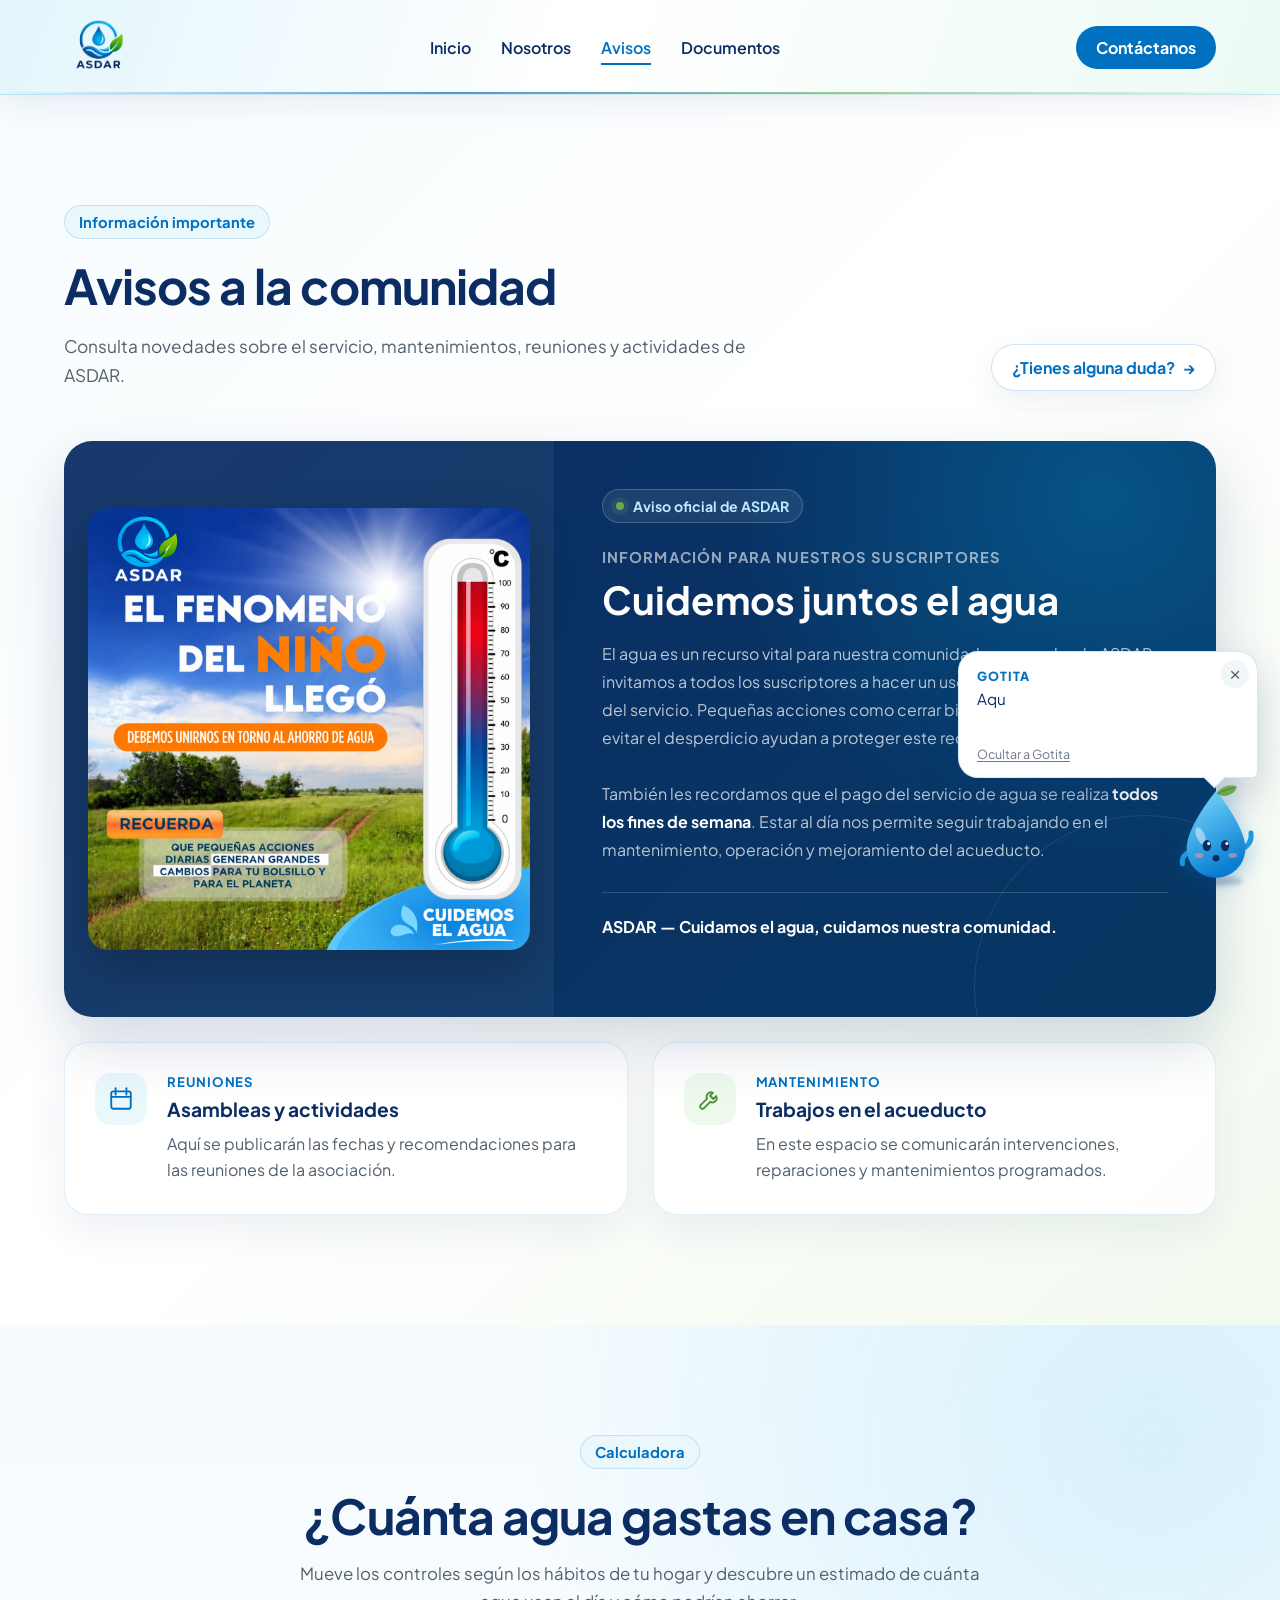
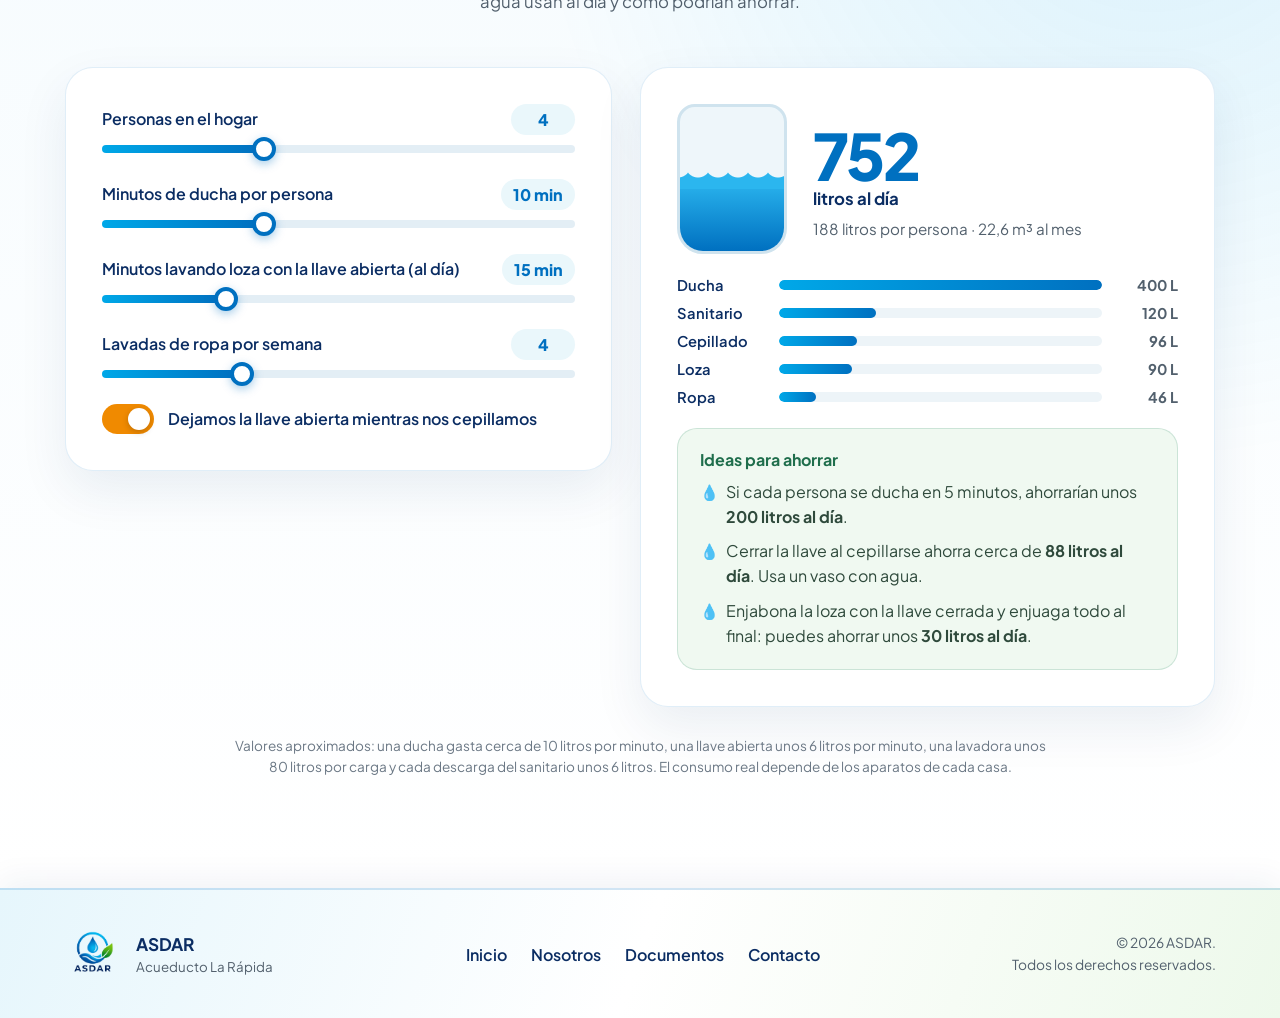
<file: avisos.html>
<!DOCTYPE html>
<html lang="es">
<head><meta charset="UTF-8"><meta name="viewport" content="width=device-width, initial-scale=1.0"><title>ASDAR | Avisos</title><link rel="preconnect" href="https://fonts.googleapis.com"><link rel="preconnect" href="https://fonts.gstatic.com" crossorigin><link href="https://fonts.googleapis.com/css2?family=Plus+Jakarta+Sans:wght@400;500;600;700;800&display=swap" rel="stylesheet"><link rel="stylesheet" href="style.css"></head>
<body>
    <!-- Navegación principal. menu-activo indica que el usuario está en Avisos. -->
    <nav class="navegacion navegacion-interna"><a href="index.html" class="marca"><img src="Img/logo-asdar.png" alt="Logo de ASDAR" class="marca-logo"></a><div class="menu" id="menu-principal"><a href="index.html">Inicio</a><a href="nosotros.html">Nosotros</a><a href="avisos.html" class="menu-activo" aria-current="page">Avisos</a><a href="documentos.html">Documentos</a></div><a href="contacto.html" class="boton-contacto">Contáctanos</a><button type="button" class="menu-boton" aria-label="Abrir menú" aria-expanded="false" aria-controls="menu-principal"><span></span><span></span><span></span></button></nav>
    <!-- Contenedor de avisos oficiales, mantenimientos y actividades comunitarias. -->
    <section id="avisos" class="avisos" data-mascota="Aquí se publican los avisos oficiales: mantenimientos, reuniones y recordatorios. ¡El pago del servicio es todos los fines de semana!">

    <div class="avisos-contenido">

        <div class="avisos-encabezado">

            <div>

                <p class="seccion-etiqueta">
                    Información importante
                </p>

                <h2>Avisos a la comunidad</h2>

                <p class="avisos-introduccion">
                    Consulta novedades sobre el servicio, mantenimientos,
                    reuniones y actividades de ASDAR.
                </p>

            </div>

            <a href="contacto.html" class="avisos-contacto">
                ¿Tienes alguna duda?
                <span aria-hidden="true">→</span>
            </a>

        </div>


        <div class="avisos-grid">

            <!-- Aviso principal -->
            <article class="aviso-principal">

                <figure class="aviso-principal-imagen">
                    <img
                        src="Img/aviso-fenomeno-del-nino.png"
                        alt="Aviso de ASDAR sobre el Fenómeno del Niño y el ahorro de agua"
                    >
                </figure>

                <div class="aviso-principal-contenido">

                    <div class="aviso-estado">
                        <span class="aviso-estado-punto"></span>
                        Aviso oficial de ASDAR
                    </div>

                    <p class="aviso-fecha">
                        Información para nuestros suscriptores
                    </p>

                    <h3>
                        Cuidemos juntos el agua
                    </h3>

                    <p class="aviso-texto">
                        El agua es un recurso vital para nuestra comunidad, por eso
                        desde ASDAR invitamos a todos los suscriptores a hacer un uso
                        responsable y consciente del servicio. Pequeñas acciones como
                        cerrar bien las llaves, reparar fugas y evitar el desperdicio
                        ayudan a proteger este recurso para todos.
                    </p>

                    <p class="aviso-texto">
                        También les recordamos que el pago del servicio de agua se
                        realiza <strong>todos los fines de semana</strong>. Estar al día
                        nos permite seguir trabajando en el mantenimiento, operación y
                        mejoramiento del acueducto.
                    </p>

                    <p class="aviso-firma">
                        <strong>ASDAR — Cuidamos el agua, cuidamos nuestra comunidad.</strong>
                    </p>
                </div>

            </article>


            <!-- Columna de avisos secundarios -->
            <div class="avisos-secundarios">

                <!-- Reuniones -->
                <article class="aviso-secundario">

                    <div class="aviso-secundario-icono">

                        <svg
                            viewBox="0 0 24 24"
                            aria-hidden="true"
                        >
                            <rect
                                x="3"
                                y="5"
                                width="18"
                                height="16"
                                rx="2"
                            ></rect>

                            <path d="M7 2V8"></path>
                            <path d="M17 2V8"></path>
                            <path d="M3 10H21"></path>
                        </svg>

                    </div>

                    <div>

                        <p class="aviso-tipo">
                            Reuniones
                        </p>

                        <h3>Asambleas y actividades</h3>

                        <p>
                            Aquí se publicarán las fechas y recomendaciones
                            para las reuniones de la asociación.
                        </p>

                    </div>

                </article>


                <!-- Mantenimiento -->
                <article class="aviso-secundario">

                    <div class="aviso-secundario-icono aviso-icono-verde">

                        <svg
                            viewBox="0 0 24 24"
                            aria-hidden="true"
                        >
                            <path
                                d="M14.7 6.3A4 4 0 0 0 9.3 11.7L3.5 17.5A2.1 2.1 0 0 0 6.5 20.5L12.3 14.7A4 4 0 0 0 17.7 9.3L15 12L12 9L14.7 6.3Z"
                            ></path>
                        </svg>

                    </div>

                    <div>

                        <p class="aviso-tipo">
                            Mantenimiento
                        </p>

                        <h3>Trabajos en el acueducto</h3>

                        <p>
                            En este espacio se comunicarán intervenciones,
                            reparaciones y mantenimientos programados.
                        </p>

                    </div>

                </article>

            </div>

        </div>

    </div>

</section>

    <!-- Calculadora de consumo: estima los litros que gasta un hogar al día (controlada desde calculadora.js). -->
    <section class="calculadora" id="calculadora" aria-labelledby="calculadora-titulo" data-mascota="¡Mueve los controles! Te digo cuántos litros gasta tu casa al día y cómo podrían ahorrar.">
        <div class="calculadora-contenido">
            <div class="calculadora-encabezado" data-aparecer>
                <p class="seccion-etiqueta">Calculadora</p>
                <h2 id="calculadora-titulo">¿Cuánta agua gastas en casa?</h2>
                <p>
                    Mueve los controles según los hábitos de tu hogar y descubre
                    un estimado de cuánta agua usan al día y cómo podrían ahorrar.
                </p>
            </div>

            <div class="calculadora-grid" data-calculadora>
                <form class="calculadora-controles" onsubmit="return false">
                    <div class="calc-campo">
                        <label for="calc-personas">Personas en el hogar</label>
                        <output for="calc-personas" data-salida="personas">4</output>
                        <input type="range" id="calc-personas" name="personas" min="1" max="10" step="1" value="4">
                    </div>

                    <div class="calc-campo">
                        <label for="calc-ducha">Minutos de ducha por persona</label>
                        <output for="calc-ducha" data-salida="ducha">10 min</output>
                        <input type="range" id="calc-ducha" name="ducha" min="0" max="30" step="1" value="10">
                    </div>

                    <div class="calc-campo">
                        <label for="calc-loza">Minutos lavando loza con la llave abierta (al día)</label>
                        <output for="calc-loza" data-salida="loza">15 min</output>
                        <input type="range" id="calc-loza" name="loza" min="0" max="60" step="5" value="15">
                    </div>

                    <div class="calc-campo">
                        <label for="calc-ropa">Lavadas de ropa por semana</label>
                        <output for="calc-ropa" data-salida="ropa">4</output>
                        <input type="range" id="calc-ropa" name="ropa" min="0" max="14" step="1" value="4">
                    </div>

                    <label class="calc-interruptor">
                        <input type="checkbox" name="cepillado" checked>
                        <span class="calc-interruptor-control" aria-hidden="true"></span>
                        <span>Dejamos la llave abierta mientras nos cepillamos</span>
                    </label>
                </form>

                <div class="calculadora-resultado">
                    <div class="calc-tanque" aria-hidden="true">
                        <div class="calc-agua"></div>
                    </div>

                    <div class="calc-cifras" aria-live="polite">
                        <p class="calc-total"><strong data-total>0</strong> <span>litros al día</span></p>
                        <p class="calc-detalle"><span data-por-persona>0</span> litros por persona · <span data-mes>0</span> m³ al mes</p>
                    </div>

                    <ul class="calc-desglose" data-desglose></ul>

                    <div class="calc-consejos">
                        <h3>Ideas para ahorrar</h3>
                        <ul data-consejos></ul>
                    </div>
                </div>
            </div>

            <p class="calc-nota">
                Valores aproximados: una ducha gasta cerca de 10 litros por minuto, una llave abierta
                unos 6 litros por minuto, una lavadora unos 80 litros por carga y cada descarga del
                sanitario unos 6 litros. El consumo real depende de los aparatos de cada casa.
            </p>
        </div>
    </section>
    <!-- Pie de página compartido con los enlaces principales. -->
    <footer class="pie-pagina"><div class="pie-contenido"><a href="index.html" class="pie-marca"><img src="Img/logo-asdar.png" alt="ASDAR" class="pie-logo"><span class="pie-marca-texto"><strong>ASDAR</strong><small>Acueducto La Rápida</small></span></a><div class="pie-enlaces"><a href="index.html">Inicio</a><a href="nosotros.html">Nosotros</a><a href="documentos.html">Documentos</a><a href="contacto.html">Contacto</a></div><p class="pie-legal">© 2026 ASDAR.<br>Todos los derechos reservados.</p></div></footer>
    <!-- Menú móvil y funciones compartidas. -->
    <script src="menu.js"></script>
    <script src="calculadora.js"></script>
    <!-- Gotita, la mascota: dice el texto de data-mascota de cada sección. -->
    <script src="mascota.js"></script>
</body>
</html>
</file>
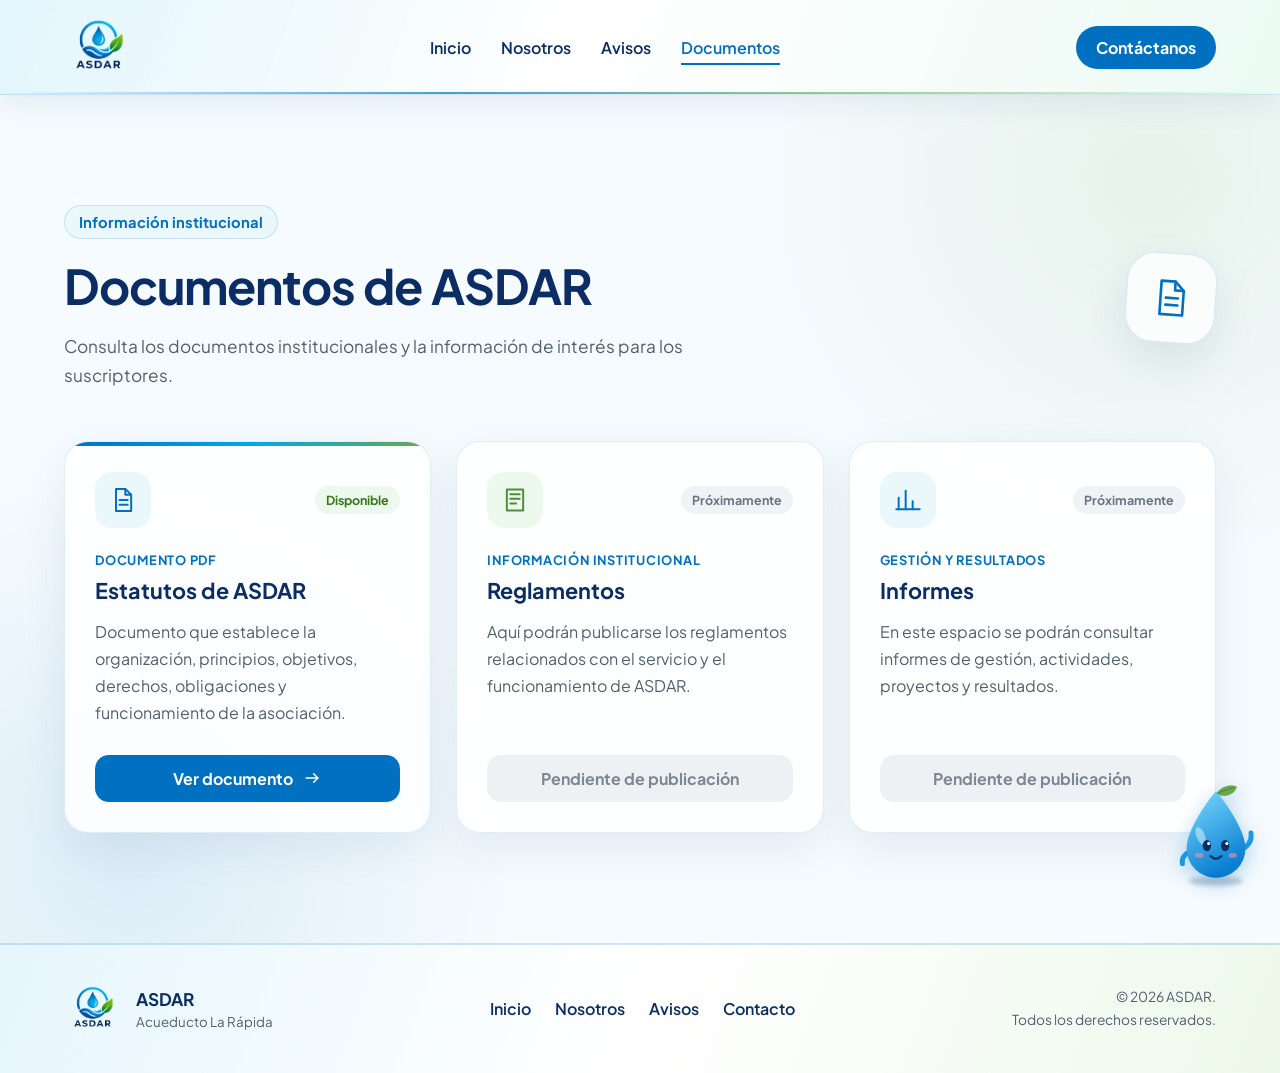
<file: documentos.html>
<!DOCTYPE html>
<html lang="es">
<head><meta charset="UTF-8"><meta name="viewport" content="width=device-width, initial-scale=1.0"><title>ASDAR | Documentos</title><link rel="preconnect" href="https://fonts.googleapis.com"><link rel="preconnect" href="https://fonts.gstatic.com" crossorigin><link href="https://fonts.googleapis.com/css2?family=Plus+Jakarta+Sans:wght@400;500;600;700;800&display=swap" rel="stylesheet"><link rel="stylesheet" href="style.css"></head>
<body>
    <!-- Navegación principal. menu-activo resalta la sección Documentos. -->
    <nav class="navegacion navegacion-interna"><a href="index.html" class="marca"><img src="Img/logo-asdar.png" alt="Logo de ASDAR" class="marca-logo"></a><div class="menu" id="menu-principal"><a href="index.html">Inicio</a><a href="nosotros.html">Nosotros</a><a href="avisos.html">Avisos</a><a href="documentos.html" class="menu-activo" aria-current="page">Documentos</a></div><a href="contacto.html" class="boton-contacto">Contáctanos</a><button type="button" class="menu-boton" aria-label="Abrir menú" aria-expanded="false" aria-controls="menu-principal"><span></span><span></span><span></span></button></nav>
    <!-- Biblioteca de documentos institucionales disponibles para consulta o descarga. -->
    <section id="documentos" class="documentos" data-mascota="Aquí están los documentos de ASDAR. Los estatutos ya se pueden consultar; los reglamentos y los informes llegarán pronto.">
    <div class="documentos-contenido">
        <div class="documentos-encabezado">
            <div>
                <p class="seccion-etiqueta">Información institucional</p>
                <h2>Documentos de ASDAR</h2>
                <p class="documentos-introduccion">
                    Consulta los documentos institucionales y la información
                    de interés para los suscriptores.
                </p>
            </div>

            <div class="documentos-icono-principal">
                <svg viewBox="0 0 24 24" aria-hidden="true">
                    <path d="M6 2.5H14L19 7.5V21.5H6V2.5Z"></path>
                    <path d="M14 2.5V7.5H19"></path>
                    <path d="M9 12H16"></path>
                    <path d="M9 16H16"></path>
                </svg>
            </div>
        </div>

        <!-- Cada article representa una tarjeta de documento independiente. -->
        <div class="documentos-grid">
            <article class="documento-tarjeta documento-disponible">
                <div class="documento-superior">
                    <div class="documento-icono">
                        <svg viewBox="0 0 24 24" aria-hidden="true">
                            <path d="M6 2.5H14L19 7.5V21.5H6V2.5Z"></path>
                            <path d="M14 2.5V7.5H19"></path>
                            <path d="M9 12H16"></path>
                            <path d="M9 16H16"></path>
                        </svg>
                    </div>
                    <span class="documento-estado disponible">Disponible</span>
                </div>

                <p class="documento-tipo">Documento PDF</p>
                <h3>Estatutos de ASDAR</h3>
                <p>
                    Documento que establece la organización, principios,
                    objetivos, derechos, obligaciones y funcionamiento de
                    la asociación.
                </p>

                <a
                    href="Documentos/estatutos-asdar.pdf"
                    target="_blank"
                    rel="noopener noreferrer"
                    class="documento-boton"
                >
                    Ver documento
                    <svg viewBox="0 0 24 24" aria-hidden="true">
                        <path d="M5 12H19"></path>
                        <path d="M14 7L19 12L14 17"></path>
                    </svg>
                </a>
            </article>

            <article class="documento-tarjeta">
                <div class="documento-superior">
                    <div class="documento-icono documento-icono-verde">
                        <svg viewBox="0 0 24 24" aria-hidden="true">
                            <path d="M5 3H19V21H5V3Z"></path>
                            <path d="M8 7H16"></path>
                            <path d="M8 11H16"></path>
                            <path d="M8 15H13"></path>
                        </svg>
                    </div>
                    <span class="documento-estado">Próximamente</span>
                </div>

                <p class="documento-tipo">Información institucional</p>
                <h3>Reglamentos</h3>
                <p>
                    Aquí podrán publicarse los reglamentos relacionados
                    con el servicio y el funcionamiento de ASDAR.
                </p>
                <span class="documento-boton documento-boton-inactivo">
                    Pendiente de publicación
                </span>
            </article>

            <article class="documento-tarjeta">
                <div class="documento-superior">
                    <div class="documento-icono">
                        <svg viewBox="0 0 24 24" aria-hidden="true">
                            <path d="M4 20V10"></path>
                            <path d="M10 20V4"></path>
                            <path d="M16 20V13"></path>
                            <path d="M22 20H2"></path>
                        </svg>
                    </div>
                    <span class="documento-estado">Próximamente</span>
                </div>

                <p class="documento-tipo">Gestión y resultados</p>
                <h3>Informes</h3>
                <p>
                    En este espacio se podrán consultar informes de gestión,
                    actividades, proyectos y resultados.
                </p>
                <span class="documento-boton documento-boton-inactivo">
                    Pendiente de publicación
                </span>
            </article>
        </div>
    </div>
</section>
    <!-- Pie de página compartido con el resto del sitio. -->
    <footer class="pie-pagina"><div class="pie-contenido"><a href="index.html" class="pie-marca"><img src="Img/logo-asdar.png" alt="ASDAR" class="pie-logo"><span class="pie-marca-texto"><strong>ASDAR</strong><small>Acueducto La Rápida</small></span></a><div class="pie-enlaces"><a href="index.html">Inicio</a><a href="nosotros.html">Nosotros</a><a href="avisos.html">Avisos</a><a href="contacto.html">Contacto</a></div><p class="pie-legal">© 2026 ASDAR.<br>Todos los derechos reservados.</p></div></footer>
    <!-- Menú móvil y funciones compartidas. -->
    <script src="menu.js"></script>
    <!-- Gotita, la mascota: dice el texto de data-mascota de cada sección. -->
    <script src="mascota.js"></script>
</body>
</html>
</file>
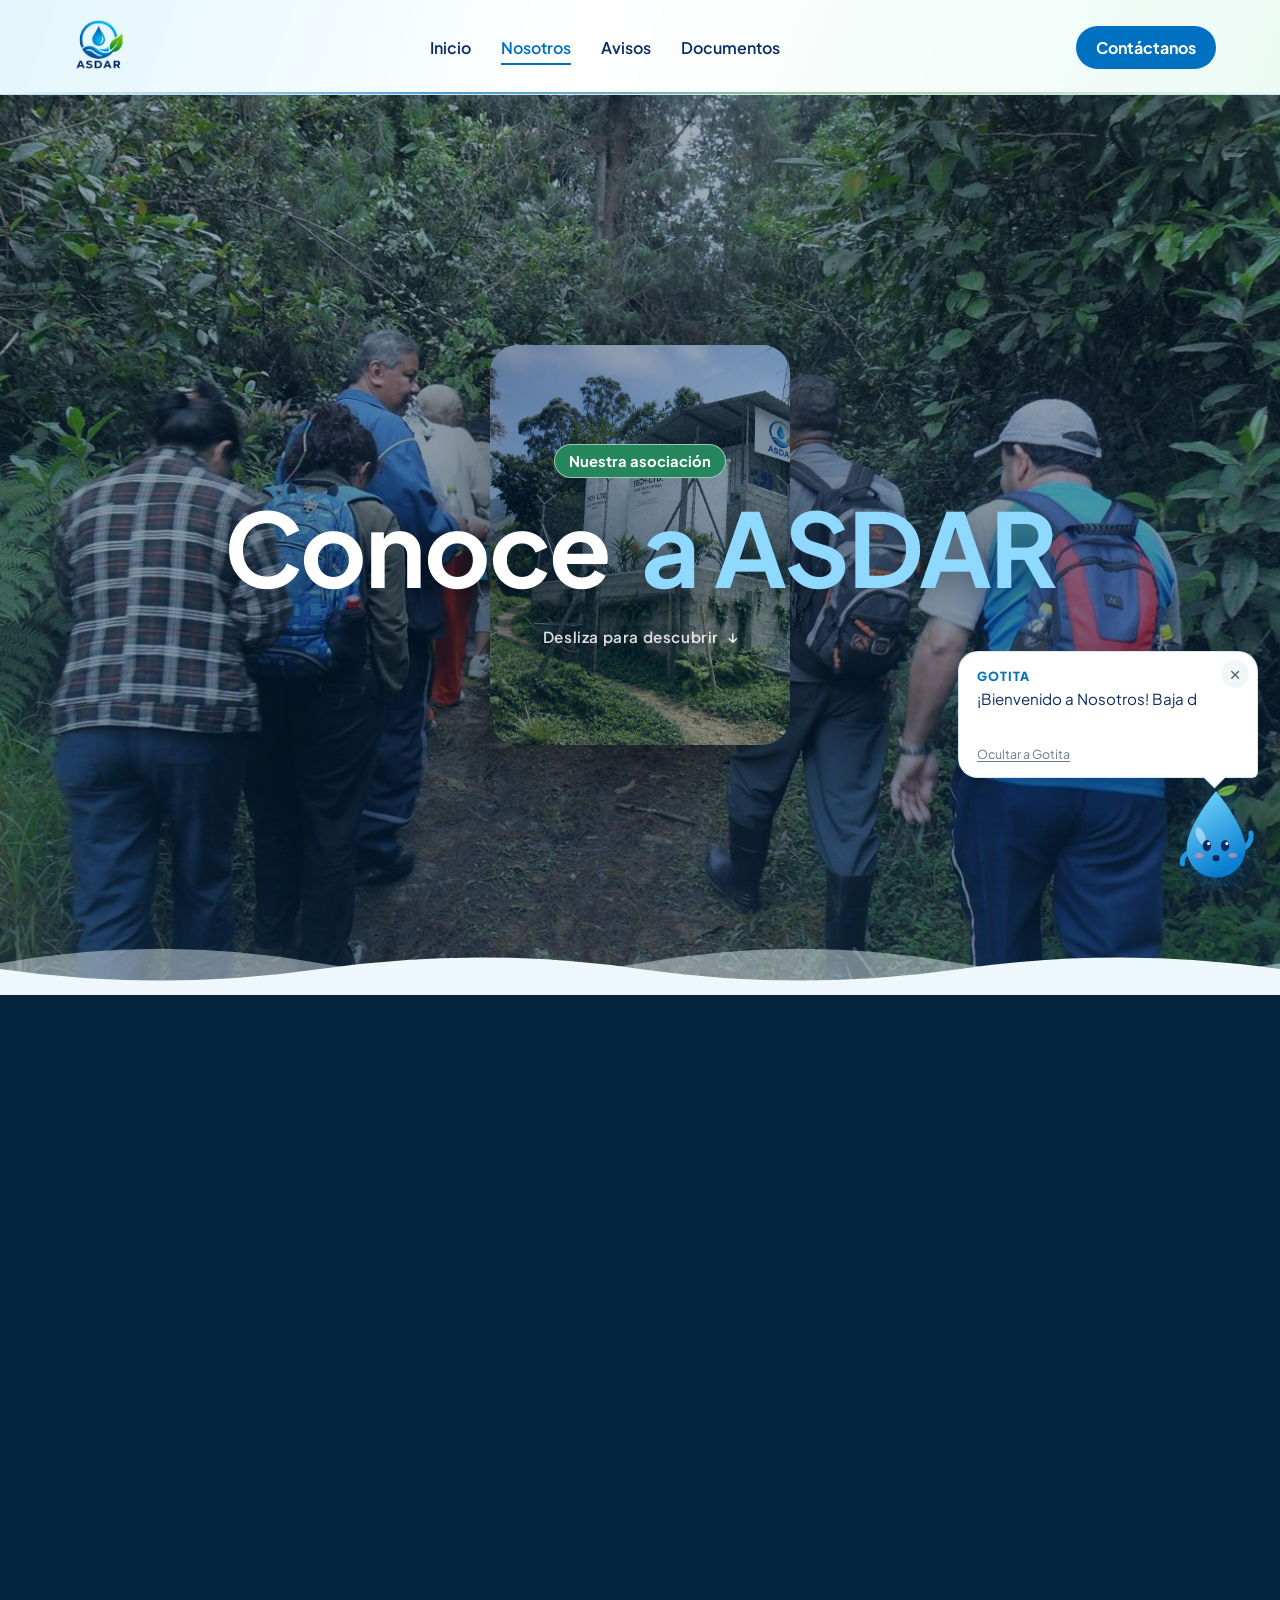
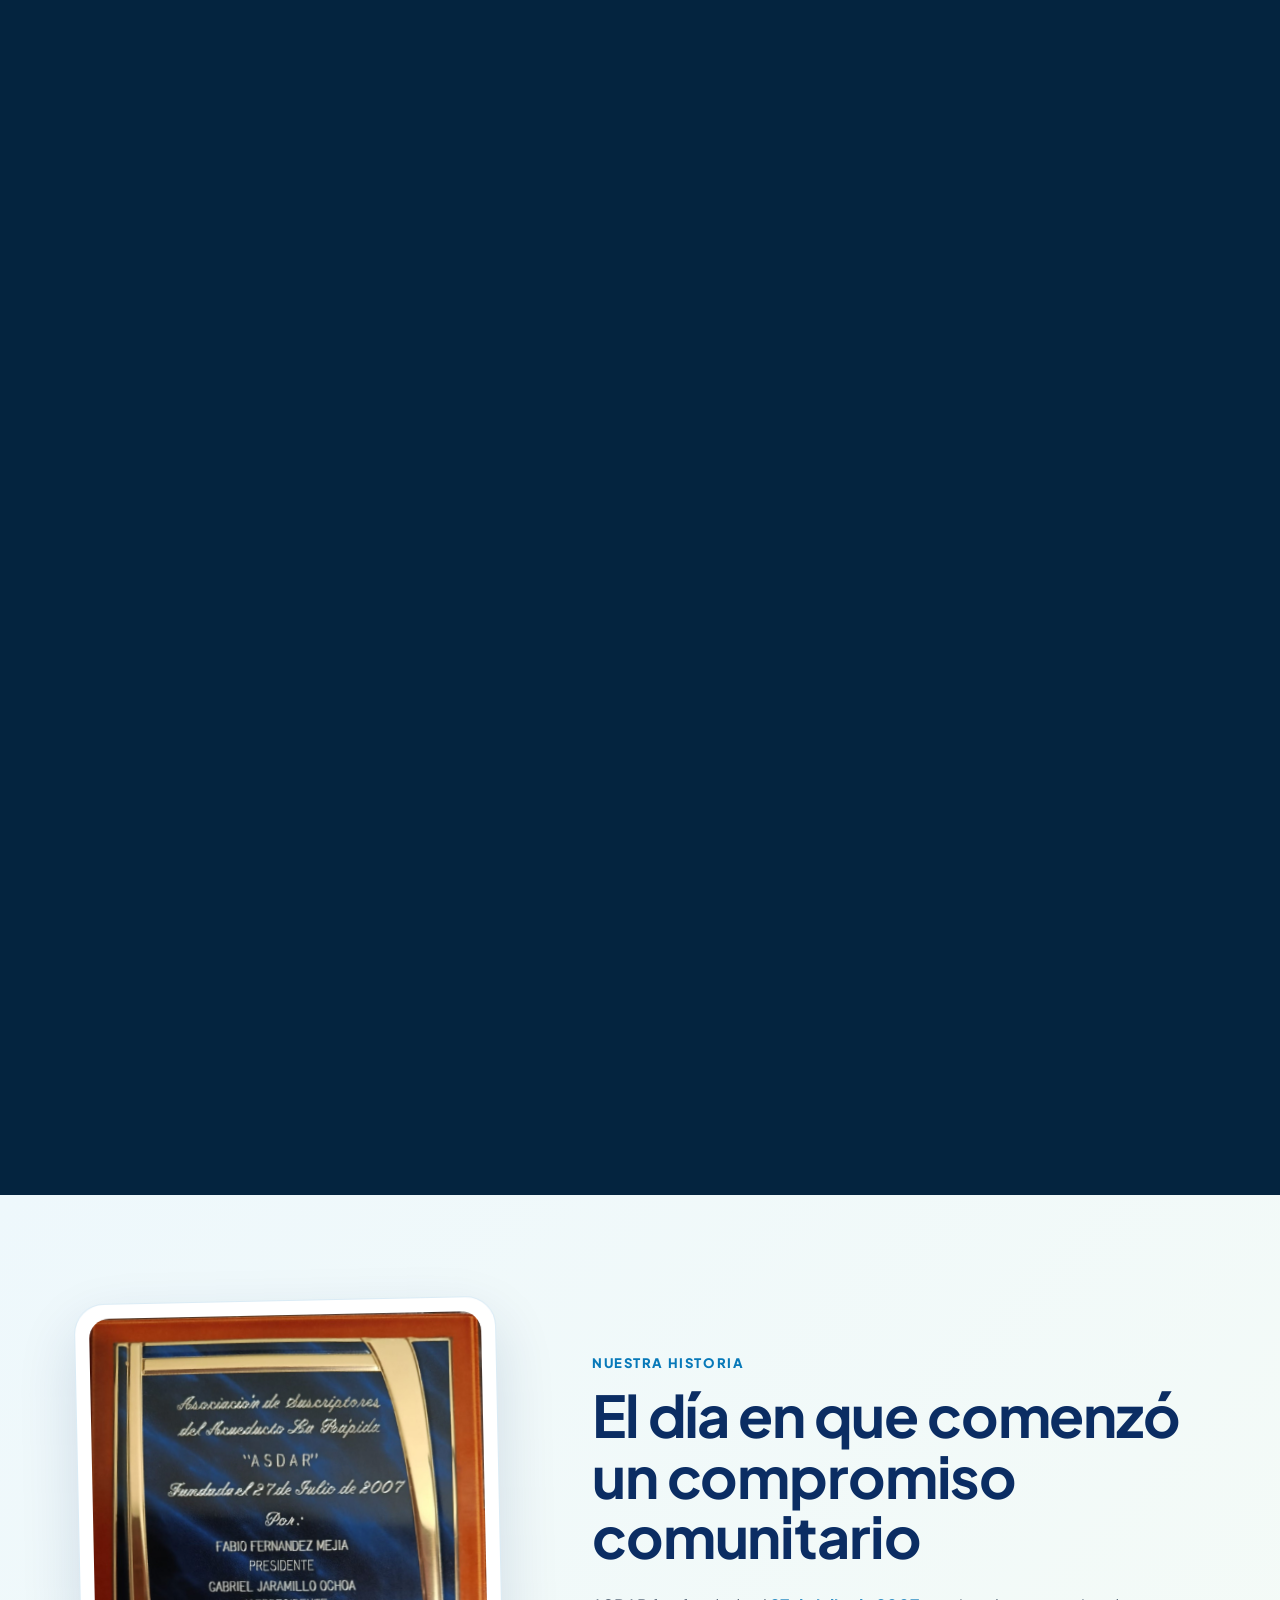
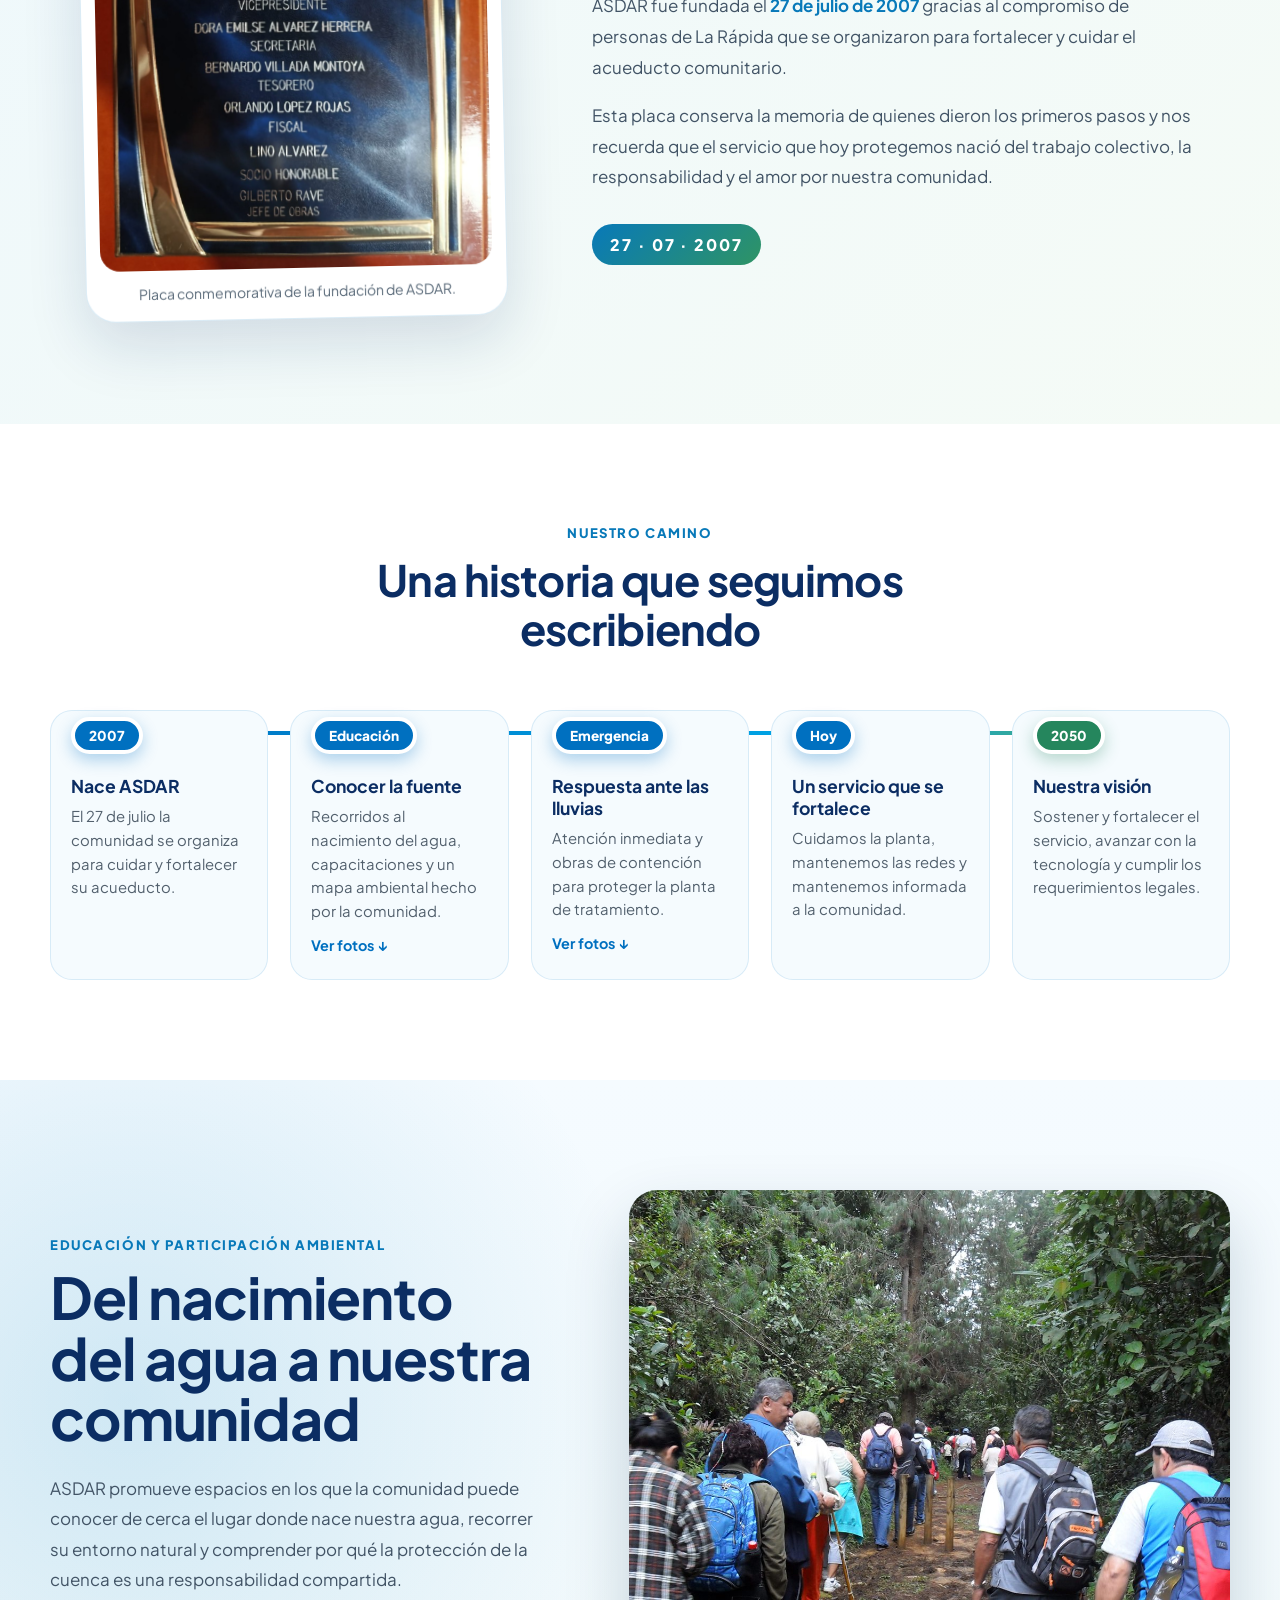
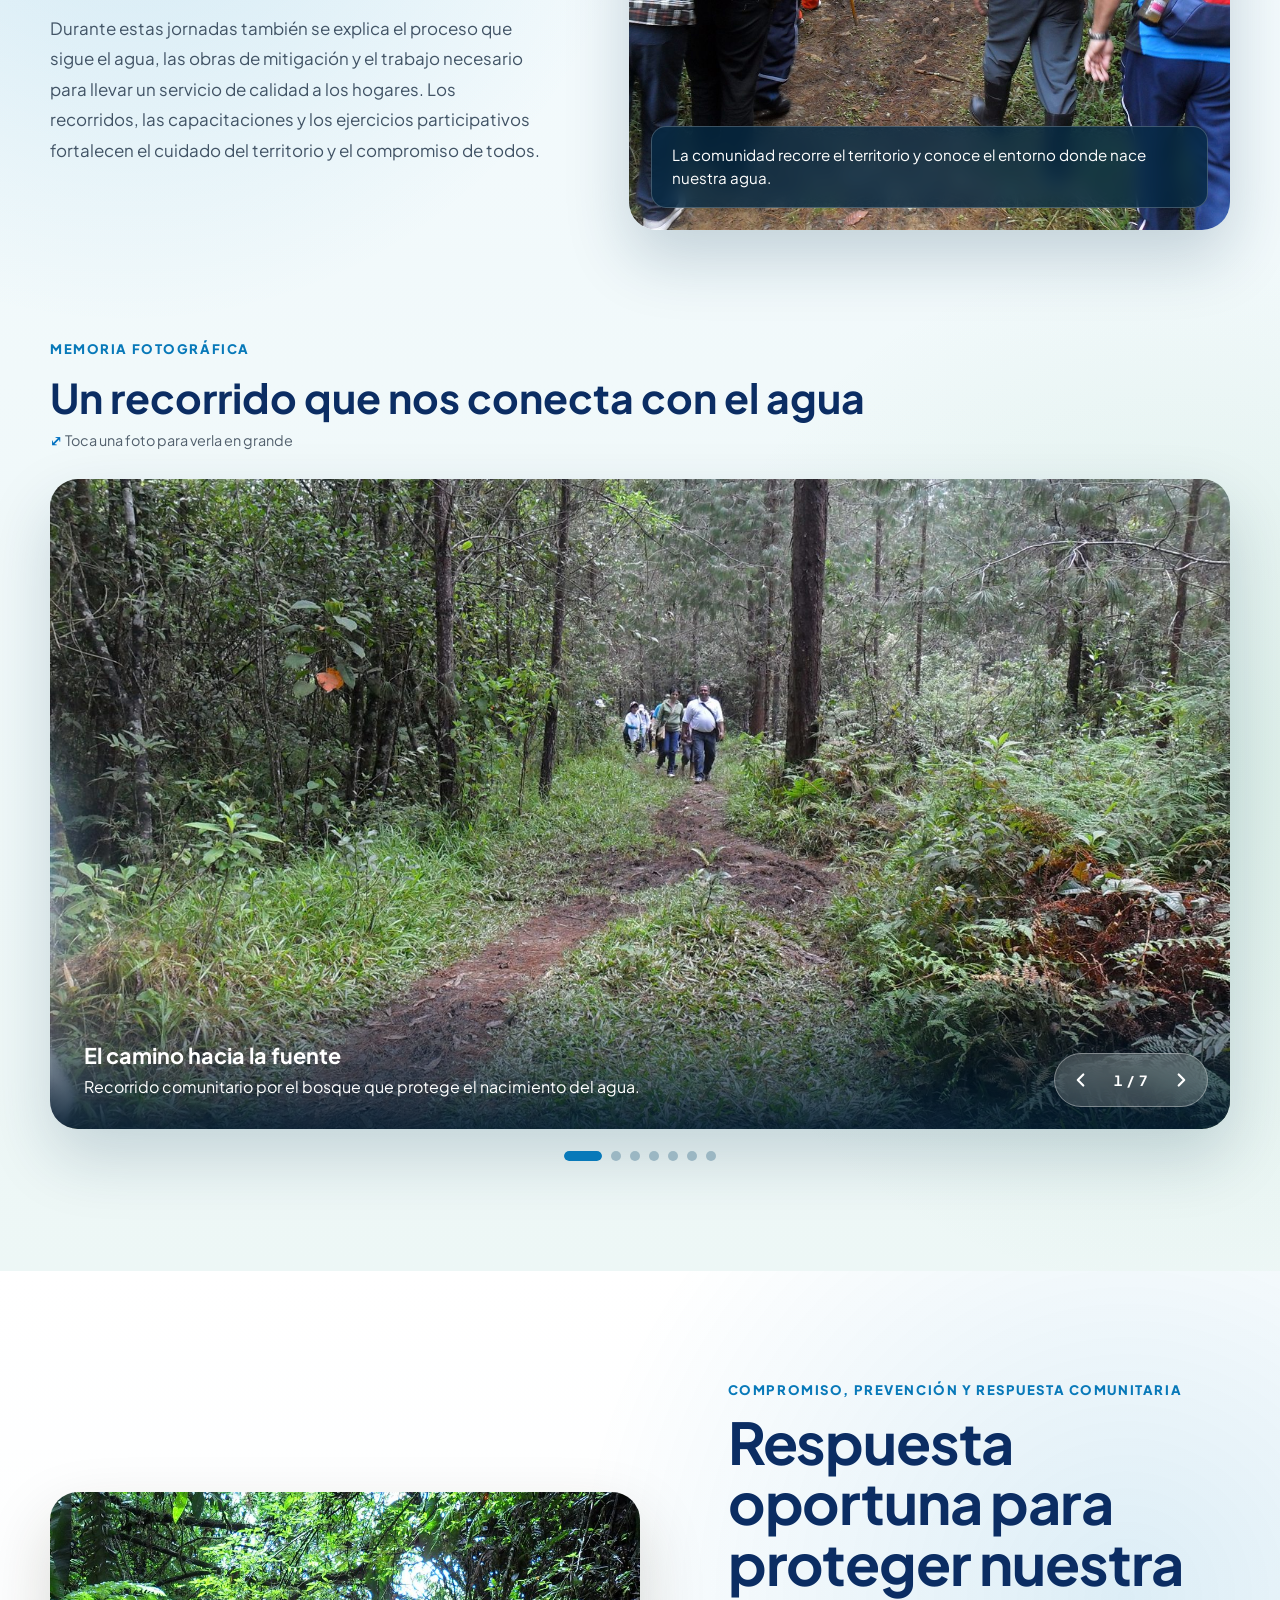
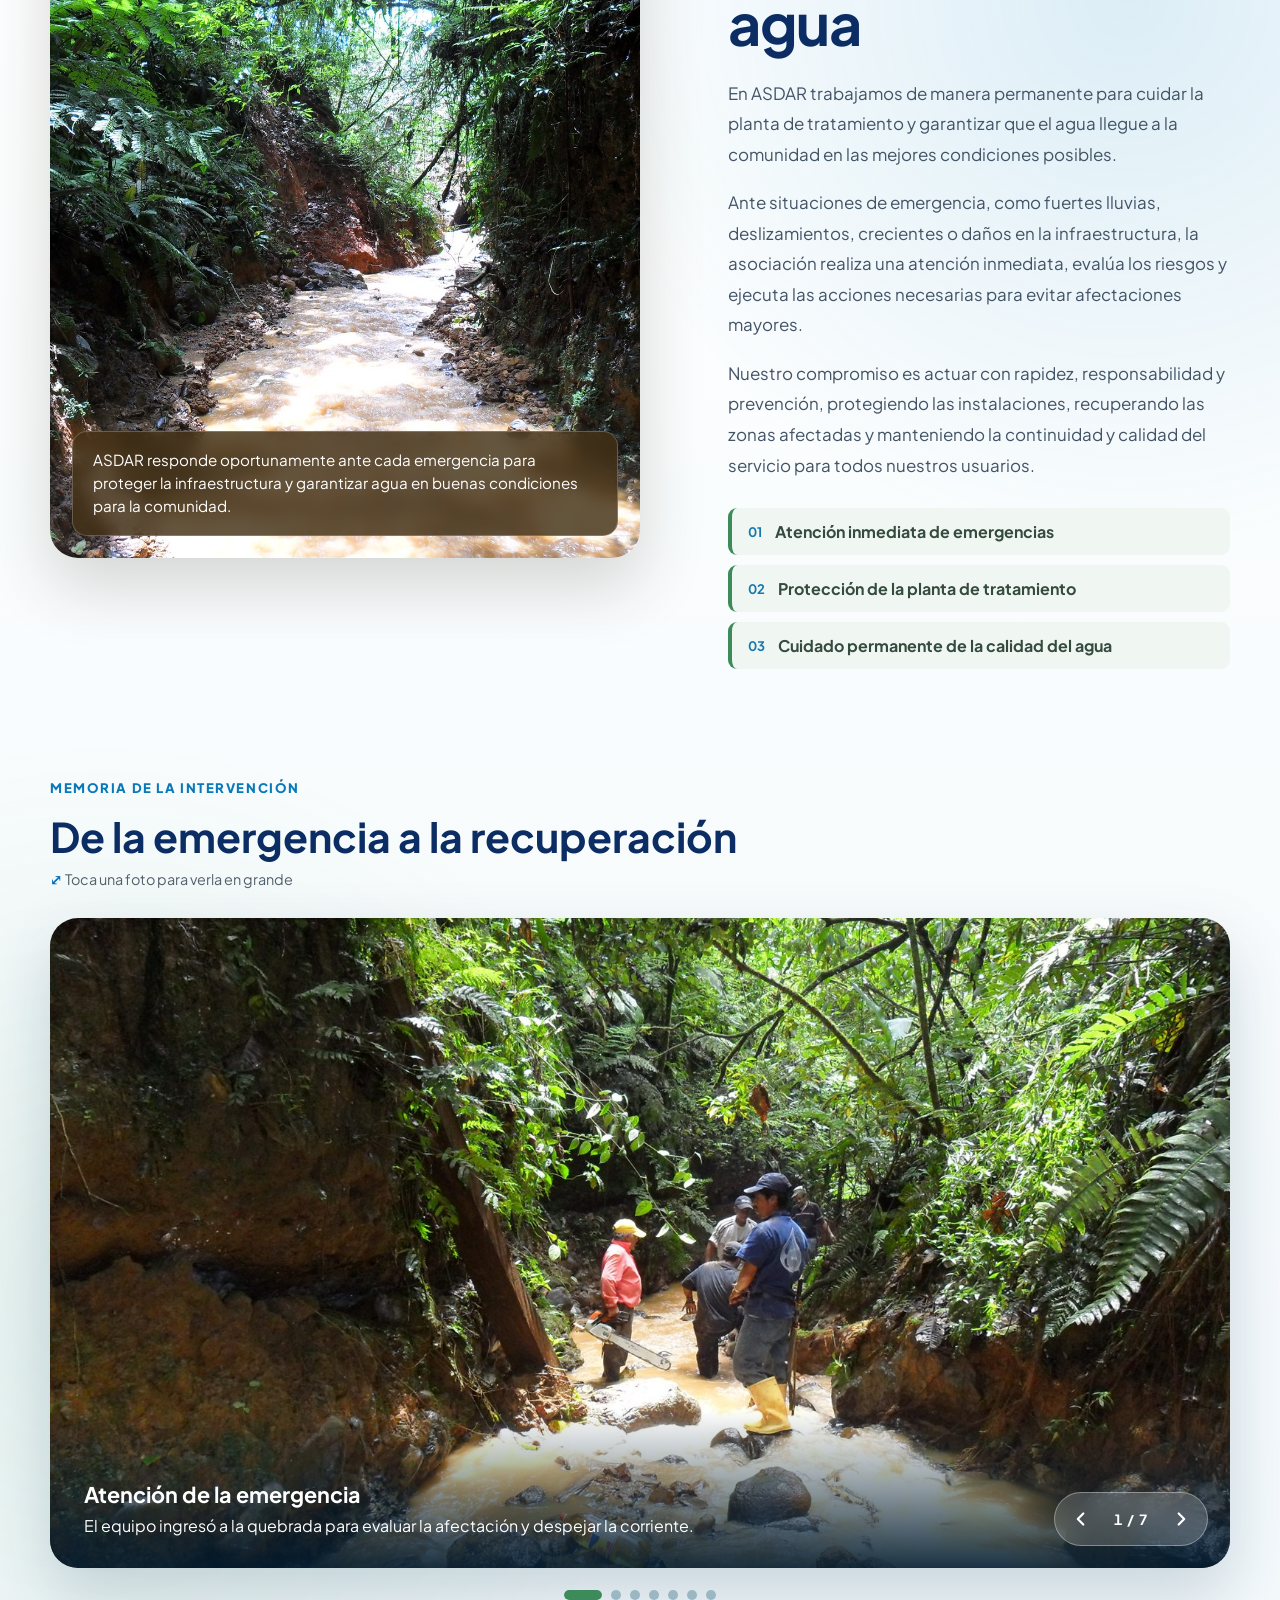
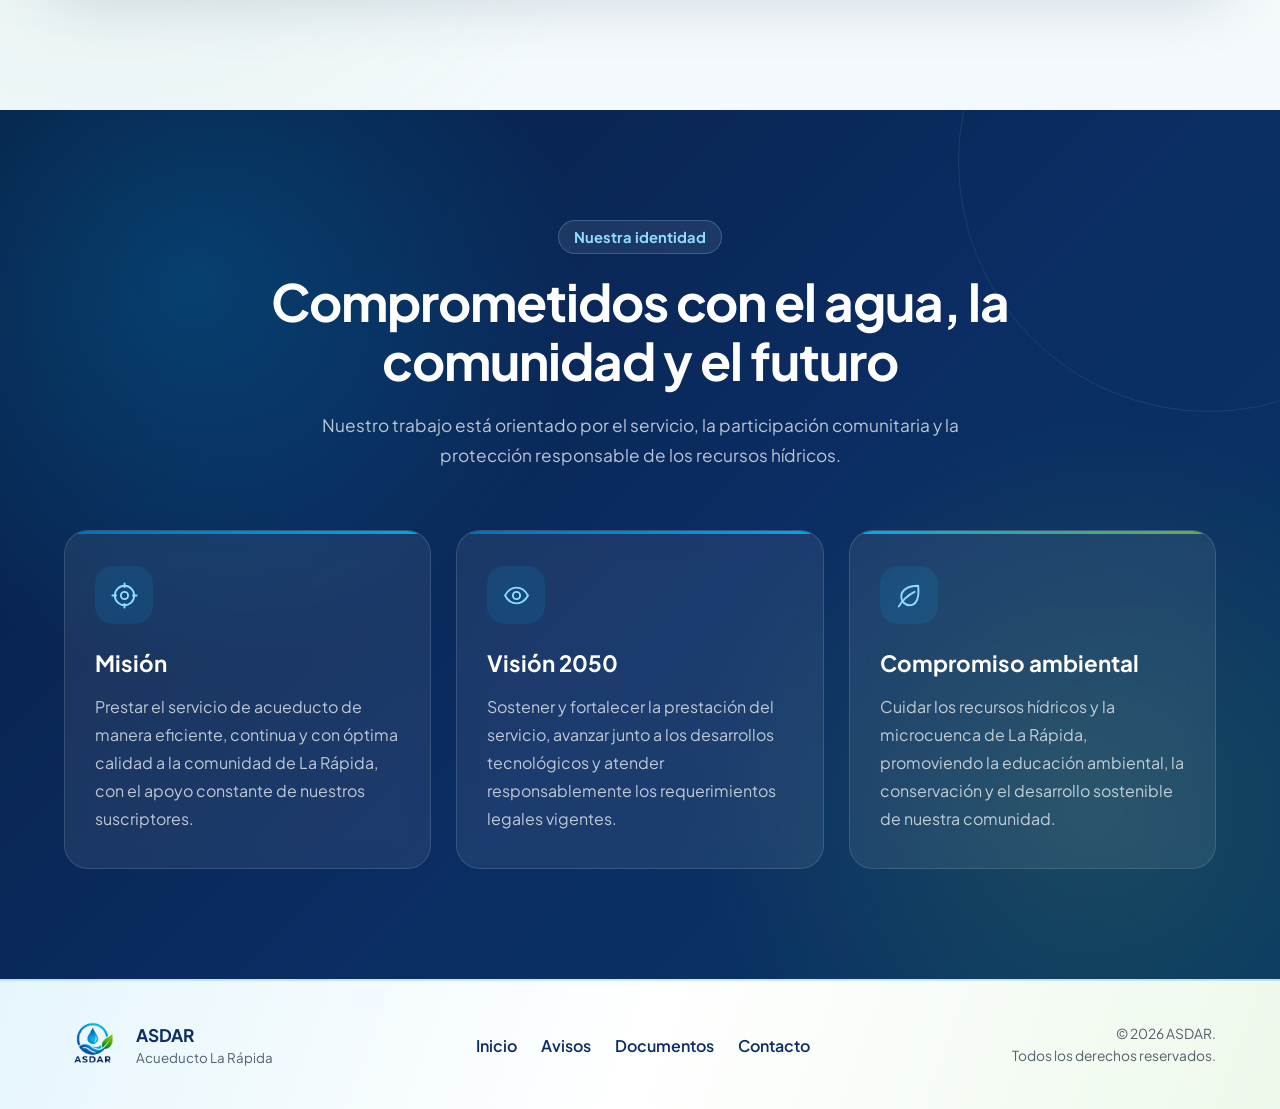
<file: nosotros.html>
<!DOCTYPE html>
<html lang="es">
<head>
    <meta charset="UTF-8">
    <meta name="viewport" content="width=device-width, initial-scale=1.0">
    <title>ASDAR | Nosotros</title>
    <link rel="preconnect" href="https://fonts.googleapis.com"><link rel="preconnect" href="https://fonts.gstatic.com" crossorigin><link href="https://fonts.googleapis.com/css2?family=Plus+Jakarta+Sans:wght@400;500;600;700;800&display=swap" rel="stylesheet"><link rel="stylesheet" href="style.css">
</head>
<body>
    <!-- Menú interno: la clase menu-activo identifica visualmente la página actual. -->
    <nav class="navegacion navegacion-interna">
        <a href="index.html" class="marca"><img src="Img/logo-asdar.png" alt="Logo de ASDAR" class="marca-logo"></a>
        <div class="menu" id="menu-principal">
            <a href="index.html">Inicio</a><a href="nosotros.html" class="menu-activo" aria-current="page">Nosotros</a>
            <a href="avisos.html">Avisos</a>
            <a href="documentos.html">Documentos</a>
        </div>
        <a href="contacto.html" class="boton-contacto">Contáctanos</a>
    <button type="button" class="menu-boton" aria-label="Abrir menú" aria-expanded="false" aria-controls="menu-principal"><span></span><span></span><span></span></button></nav>

    <!-- Portada con efecto de expansión al hacer scroll (controlado desde nosotros.js).
         La sección es más alta que la pantalla; la escena interna se queda fija (sticky)
         mientras la persona baja, y la foto de la planta crece hasta llenar la pantalla. -->
    <header class="expansion" data-expansion aria-labelledby="nosotros-titulo" data-mascota="¡Bienvenido a Nosotros! Baja despacio y mira cómo la foto de la planta crece hasta llenar la pantalla.">
        <div class="expansion-escena">
            <!-- Fondo: el nacimiento del agua. Se desvanece a medida que crece la foto. -->
            <div class="expansion-fondo" aria-hidden="true">
                <img src="Img/recorrido-agua/sam_0690-web.jpg" alt="">
            </div>

            <!-- Foto que se expande: la planta de tratamiento. -->
            <figure class="expansion-media">
                <img src="Img/planta-asdar-principal.jpg" alt="Planta de tratamiento de ASDAR rodeada de bosque en La Rápida">
            </figure>

            <div class="expansion-textos">
                <p class="seccion-etiqueta expansion-etiqueta">Nuestra asociación</p>
                <h1 id="nosotros-titulo" class="expansion-titulo">
                    <span class="expansion-izquierda">Conoce</span>
                    <span class="expansion-derecha">a ASDAR</span>
                </h1>
                <p class="expansion-pista" aria-hidden="true">Desliza para descubrir <span>↓</span></p>
            </div>

            <!-- Aparece cuando la foto termina de expandirse. -->
            <div class="hero-quienes expansion-contenido">
                <h2>¿Quiénes somos?</h2>
                <p>
                    ASDAR es la Asociación de Suscriptores de Acueducto La Rápida,
                    una entidad comunitaria sin ánimo de lucro dedicada a administrar,
                    operar, mantener y mejorar el servicio de acueducto.
                </p>
                <p class="expansion-lema">Desde el nacimiento del agua, a la planta, a tu casa.</p>
            </div>

            <div class="ola ola-hacia-historia" aria-hidden="true">
                <svg viewBox="0 0 2880 80" preserveAspectRatio="none"><path class="ola-fondo" d="M0 46 Q 180 16 360 46 T 720 46 T 1080 46 T 1440 46 T 1800 46 T 2160 46 T 2520 46 T 2880 46 V80 H0 Z"></path><path d="M0 52 Q 180 76 360 52 T 720 52 T 1080 52 T 1440 52 T 1800 52 T 2160 52 T 2520 52 T 2880 52 V80 H0 Z"></path></svg>
            </div>
        </div>
    </header>
    <!-- Historia de ASDAR: la placa conserva la fecha de fundación y reconoce a quienes iniciaron la asociación. -->
    <section class="historia-asdar" aria-labelledby="historia-titulo" data-mascota="Esta placa recuerda el 27 de julio de 2007, el día en que la comunidad fundó ASDAR. ¡Todo empezó con vecinos organizados!">
        <div class="historia-contenido">
            <figure class="historia-placa">
                <!-- loading="lazy" evita cargar esta fotografía hasta que el visitante se acerque a la sección. -->
                <img src="Img/historia/placa-fundacion-asdar.jpeg" alt="Placa conmemorativa de la fundación de ASDAR el 27 de julio de 2007" loading="lazy">
                <figcaption>Placa conmemorativa de la fundación de ASDAR.</figcaption>
            </figure>

            <div class="historia-texto">
                <p class="recorrido-etiqueta">Nuestra historia</p>
                <h2 id="historia-titulo">El día en que comenzó un compromiso comunitario</h2>
                <p>
                    ASDAR fue fundada el <strong>27 de julio de 2007</strong> gracias al compromiso
                    de personas de La Rápida que se organizaron para fortalecer y cuidar el
                    acueducto comunitario.
                </p>
                <p>
                    Esta placa conserva la memoria de quienes dieron los primeros pasos y nos
                    recuerda que el servicio que hoy protegemos nació del trabajo colectivo,
                    la responsabilidad y el amor por nuestra comunidad.
                </p>
                <span class="historia-fecha" aria-label="Fecha de fundación: 27 de julio de 2007">27 · 07 · 2007</span>
            </div>
        </div>
    </section>


    <!-- Línea de tiempo: resume los momentos de ASDAR y enlaza con las secciones de abajo.
         Para poner el año de un hito, cambia el texto de su <span class="linea-marca">. -->
    <section class="linea-tiempo" aria-labelledby="linea-titulo" data-mascota="Esta es nuestra historia en cinco momentos. Toca «Ver fotos» para saltar a las galerías.">
        <div class="linea-tiempo-contenido">
            <div class="linea-tiempo-encabezado" data-aparecer>
                <p class="recorrido-etiqueta">Nuestro camino</p>
                <h2 id="linea-titulo">Una historia que seguimos escribiendo</h2>
            </div>

            <ol class="linea-tiempo-lista" data-aparecer>
                <li>
                    <span class="linea-marca">2007</span>
                    <h3>Nace ASDAR</h3>
                    <p>El 27 de julio la comunidad se organiza para cuidar y fortalecer su acueducto.</p>
                </li>
                <li>
                    <span class="linea-marca">Educación</span>
                    <h3>Conocer la fuente</h3>
                    <p>Recorridos al nacimiento del agua, capacitaciones y un mapa ambiental hecho por la comunidad.</p>
                    <a href="#recorrido-titulo" class="linea-enlace">Ver fotos <span aria-hidden="true">↓</span></a>
                </li>
                <li>
                    <span class="linea-marca">Emergencia</span>
                    <h3>Respuesta ante las lluvias</h3>
                    <p>Atención inmediata y obras de contención para proteger la planta de tratamiento.</p>
                    <a href="#emergencia-titulo" class="linea-enlace">Ver fotos <span aria-hidden="true">↓</span></a>
                </li>
                <li>
                    <span class="linea-marca">Hoy</span>
                    <h3>Un servicio que se fortalece</h3>
                    <p>Cuidamos la planta, mantenemos las redes y mantenemos informada a la comunidad.</p>
                </li>
                <li class="linea-futuro">
                    <span class="linea-marca">2050</span>
                    <h3>Nuestra visión</h3>
                    <p>Sostener y fortalecer el servicio, avanzar con la tecnología y cumplir los requerimientos legales.</p>
                </li>
            </ol>
        </div>
    </section>

    <!-- Relato fotográfico sobre educación ambiental y el recorrido hacia el nacimiento del agua. -->
    <section class="recorrido-agua" aria-labelledby="recorrido-titulo" data-mascota="En estos recorridos la comunidad conoce el lugar donde nazco. Toca una foto para verla en grande.">
        <div class="recorrido-contenido">
            <div class="recorrido-presentacion">
                <div class="recorrido-texto">
                    <p class="recorrido-etiqueta">Educación y participación ambiental</p>
                    <h2 id="recorrido-titulo">Del nacimiento del agua a nuestra comunidad</h2>
                    <p>
                        ASDAR promueve espacios en los que la comunidad puede conocer de cerca
                        el lugar donde nace nuestra agua, recorrer su entorno natural y comprender
                        por qué la protección de la cuenca es una responsabilidad compartida.
                    </p>
                    <p>
                        Durante estas jornadas también se explica el proceso que sigue el agua,
                        las obras de mitigación y el trabajo necesario para llevar un servicio de
                        calidad a los hogares. Los recorridos, las capacitaciones y los ejercicios
                        participativos fortalecen el cuidado del territorio y el compromiso de todos.
                    </p>
                </div>

                <figure class="recorrido-destacada">
                    <img src="Img/recorrido-agua/sam_0690.jpg" alt="Comunidad de La Rápida recorriendo el bosque para conocer el nacimiento del agua">
                    <figcaption>La comunidad recorre el territorio y conoce el entorno donde nace nuestra agua.</figcaption>
                </figure>
            </div>

            <div class="galeria-recorrido" data-galeria>
                <div class="galeria-encabezado">
                    <div>
                        <p class="recorrido-etiqueta">Memoria fotográfica</p>
                        <h3>Un recorrido que nos conecta con el agua</h3>
                    </div>
                </div>

                <div class="galeria-ventana" aria-live="off">
                    <!-- Controles: una cápsula de vidrio con flecha anterior, contador y flecha siguiente.
                         El contador (data-contador-fotos) lo actualiza nosotros.js. -->
                    <div class="galeria-controles">
                        <button type="button" class="galeria-flecha" data-anterior aria-label="Fotografía anterior">
                            <svg viewBox="0 0 24 24" aria-hidden="true"><path d="M14.5 6L8.5 12L14.5 18"></path></svg>
                        </button>
                        <span class="galeria-contador" data-contador-fotos aria-hidden="true">1 / 7</span>
                        <button type="button" class="galeria-flecha" data-siguiente aria-label="Fotografía siguiente">
                            <svg viewBox="0 0 24 24" aria-hidden="true"><path d="M9.5 6L15.5 12L9.5 18"></path></svg>
                        </button>
                    </div>
                    <figure class="galeria-foto activa">
                        <img src="Img/recorrido-agua/sam_0692.jpg" alt="Participantes caminando por un sendero rodeado de bosque">
                        <figcaption><strong>El camino hacia la fuente</strong><span>Recorrido comunitario por el bosque que protege el nacimiento del agua.</span></figcaption>
                    </figure>
                    <figure class="galeria-foto">
                        <img src="Img/recorrido-agua/sam_0695.jpg" alt="Vegetación y musgo del bosque protector de la fuente hídrica">
                        <figcaption><strong>Un ecosistema que debemos proteger</strong><span>La vegetación conserva la humedad y ayuda a cuidar la fuente hídrica.</span></figcaption>
                    </figure>
                    <figure class="galeria-foto">
                        <img src="Img/recorrido-agua/sam_0696.jpg" alt="Integrantes de la comunidad junto a una corriente de agua en el bosque">
                        <figcaption><strong>Cerca del agua</strong><span>Reconocimiento del entorno natural y de las corrientes que alimentan el sistema.</span></figcaption>
                    </figure>
                    <figure class="galeria-foto">
                        <img src="Img/recorrido-agua/img_7534.jpg" alt="Presentación comunitaria sobre la planta de tratamiento de agua">
                        <figcaption><strong>Así se trata nuestra agua</strong><span>Explicación del funcionamiento y evolución de la planta de tratamiento.</span></figcaption>
                    </figure>
                    <figure class="galeria-foto">
                        <img src="Img/recorrido-agua/img_7533.jpg" alt="Comunidad reunida durante una jornada de capacitación">
                        <figcaption><strong>Información para la comunidad</strong><span>Capacitaciones que acercan a los usuarios al trabajo realizado por el acueducto.</span></figcaption>
                    </figure>
                    <figure class="galeria-foto">
                        <img src="Img/recorrido-agua/sam_1689.jpg" alt="Mesa comunitaria de trabajo sobre protección de cuencas y educación ambiental">
                        <figcaption><strong>Participación ambiental</strong><span>Construcción colectiva de ideas para proteger las cabeceras y las cuencas.</span></figcaption>
                    </figure>
                    <figure class="galeria-foto">
                        <img src="Img/recorrido-agua/sam_1687.jpg" alt="Mapa ambiental de La Rápida elaborado por la comunidad">
                        <figcaption><strong>Reconocer nuestro territorio</strong><span>Mapa ambiental elaborado con el conocimiento y la experiencia de la comunidad.</span></figcaption>
                    </figure>
                </div>

                <div class="galeria-indicadores" aria-label="Seleccionar fotografía"></div>
            </div>
        </div>
    </section>

    <!-- Memoria de la respuesta comunitaria ante lluvias y afectaciones del acueducto. -->
    <section class="memoria-emergencia" aria-labelledby="emergencia-titulo" data-mascota="Cuando las lluvias fuertes dañaron el terreno, el equipo trabajó para proteger la planta. Pasa las fotos y mira cómo quedó.">
        <div class="recorrido-contenido">
            <div class="emergencia-presentacion">
                <figure class="emergencia-destacada">
                    <img src="Img/emergencia-lluvias/sam_1049.jpg" alt="Quebrada crecida y con alta carga de sedimentos después de fuertes lluvias">
                    <figcaption>ASDAR responde oportunamente ante cada emergencia para proteger la infraestructura y garantizar agua en buenas condiciones para la comunidad.</figcaption>
                </figure>

                <div class="recorrido-texto">
                    <p class="recorrido-etiqueta">Compromiso, prevención y respuesta comunitaria</p>
                    <h2 id="emergencia-titulo">Respuesta oportuna para proteger nuestra agua</h2>
                    <p>
                        En ASDAR trabajamos de manera permanente para cuidar la planta de tratamiento
                        y garantizar que el agua llegue a la comunidad en las mejores condiciones posibles.
                    </p>
                    <p>
                        Ante situaciones de emergencia, como fuertes lluvias, deslizamientos, crecientes
                        o daños en la infraestructura, la asociación realiza una atención inmediata,
                        evalúa los riesgos y ejecuta las acciones necesarias para evitar afectaciones mayores.
                    </p>
                    <p>
                        Nuestro compromiso es actuar con rapidez, responsabilidad y prevención,
                        protegiendo las instalaciones, recuperando las zonas afectadas y manteniendo
                        la continuidad y calidad del servicio para todos nuestros usuarios.
                    </p>
                    <div class="emergencia-datos" aria-label="Etapas de la intervención">
                        <span><strong>01</strong> Atención inmediata de emergencias</span>
                        <span><strong>02</strong> Protección de la planta de tratamiento</span>
                        <span><strong>03</strong> Cuidado permanente de la calidad del agua</span>
                    </div>
                </div>
            </div>

            <div class="galeria-recorrido galeria-emergencia" data-galeria>
                <div class="galeria-encabezado">
                    <div>
                        <p class="recorrido-etiqueta">Memoria de la intervención</p>
                        <h3>De la emergencia a la recuperación</h3>
                    </div>
                </div>

                <div class="galeria-ventana" aria-live="off">
                    <!-- Controles: una cápsula de vidrio con flecha anterior, contador y flecha siguiente.
                         El contador (data-contador-fotos) lo actualiza nosotros.js. -->
                    <div class="galeria-controles">
                        <button type="button" class="galeria-flecha" data-anterior aria-label="Fotografía anterior">
                            <svg viewBox="0 0 24 24" aria-hidden="true"><path d="M14.5 6L8.5 12L14.5 18"></path></svg>
                        </button>
                        <span class="galeria-contador" data-contador-fotos aria-hidden="true">1 / 7</span>
                        <button type="button" class="galeria-flecha" data-siguiente aria-label="Fotografía siguiente">
                            <svg viewBox="0 0 24 24" aria-hidden="true"><path d="M9.5 6L15.5 12L9.5 18"></path></svg>
                        </button>
                    </div>
                    <figure class="galeria-foto activa">
                        <img src="Img/emergencia-lluvias/sam_1055.jpg" alt="Equipo de trabajo inspeccionando y limpiando el cauce después de las lluvias">
                        <figcaption><strong>Atención de la emergencia</strong><span>El equipo ingresó a la quebrada para evaluar la afectación y despejar la corriente.</span></figcaption>
                    </figure>
                    <figure class="galeria-foto">
                        <img src="Img/emergencia-lluvias/sam_1070.jpg" alt="Integrante de la comunidad participando en el corte y retiro de madera">
                        <figcaption><strong>Trabajo colectivo</strong><span>La respuesta reunió esfuerzo, compromiso y participación directa en condiciones difíciles.</span></figcaption>
                    </figure>
                    <figure class="galeria-foto">
                        <img src="Img/emergencia-lluvias/sam_1149.jpg" alt="Trabajadores construyendo barreras de contención sobre el talud">
                        <figcaption><strong>Construcción del banqueo</strong><span>Se levantaron barreras escalonadas para contener el suelo y controlar la erosión.</span></figcaption>
                    </figure>
                    <figure class="galeria-foto">
                        <img src="Img/emergencia-lluvias/sam_1154.jpg" alt="Trabajadores preparando sacos con material para estabilizar el terreno">
                        <figcaption><strong>Preparación de materiales</strong><span>Los sacos se llenaron y organizaron para formar las estructuras de protección.</span></figcaption>
                    </figure>
                    <figure class="galeria-foto">
                        <img src="Img/emergencia-lluvias/sam_1141.jpg" alt="Vista general de las terrazas de contención durante su construcción">
                        <figcaption><strong>Estabilización por niveles</strong><span>Las terrazas distribuyen la carga y ayudan a reducir el desplazamiento del terreno.</span></figcaption>
                    </figure>
                    <figure class="galeria-foto">
                        <img src="Img/emergencia-lluvias/sam_1233.jpg" alt="Banqueo escalonado terminado junto a la planta de tratamiento">
                        <figcaption><strong>Protección terminada</strong><span>El banqueo consolidó el talud y creó una barrera de protección para la infraestructura.</span></figcaption>
                    </figure>
                    <figure class="galeria-foto">
                        <img src="Img/emergencia-lluvias/sam_1142.jpg" alt="Vista de la planta de tratamiento y el talud durante la intervención">
                        <figcaption><strong>Cuidar la planta es cuidar el servicio</strong><span>La intervención buscó prevenir daños mayores y proteger la continuidad del acueducto.</span></figcaption>
                    </figure>
                </div>

                <div class="galeria-indicadores" aria-label="Seleccionar fotografía"></div>
            </div>
        </div>
    </section>

    <!-- Misión, visión y compromiso: resume los principios que orientan a ASDAR. -->
    <section class="identidad" data-mascota="Nuestra misión, la visión 2050 y el compromiso ambiental: esto es lo que guía todo lo que hace ASDAR.">

        <div class="identidad-contenido">

            <div class="identidad-encabezado">

                <p class="identidad-etiqueta">
                    Nuestra identidad
                </p>

                <h2>
                    Comprometidos con el agua,
                    la comunidad y el futuro
                </h2>

                <p class="identidad-introduccion">
                    Nuestro trabajo está orientado por el servicio,
                    la participación comunitaria y la protección
                    responsable de los recursos hídricos.
                </p>

            </div>


            <div class="identidad-grid">

                <!-- Misión -->
                <article class="identidad-tarjeta">

                    <div class="identidad-icono">

                        <svg
                            viewBox="0 0 24 24"
                            aria-hidden="true"
                        >
                            <circle cx="12" cy="12" r="8"></circle>
                            <circle cx="12" cy="12" r="3"></circle>
                            <path d="M12 2V5"></path>
                            <path d="M12 19V22"></path>
                            <path d="M2 12H5"></path>
                            <path d="M19 12H22"></path>
                        </svg>

                    </div>


                    <h3>Misión</h3>

                    <p>
                        Prestar el servicio de acueducto de manera
                        eficiente, continua y con óptima calidad a la
                        comunidad de La Rápida, con el apoyo constante
                        de nuestros suscriptores.
                    </p>

                </article>


                <!-- Visión -->
                <article class="identidad-tarjeta">

                    <div class="identidad-icono">

                        <svg
                            viewBox="0 0 24 24"
                            aria-hidden="true"
                        >
                            <path
                                d="M2.5 12C5 7.5 8 5.5 12 5.5C16 5.5 19 7.5 21.5 12C19 16.5 16 18.5 12 18.5C8 18.5 5 16.5 2.5 12Z"
                            ></path>

                            <circle cx="12" cy="12" r="3"></circle>
                        </svg>

                    </div>


                    <h3>Visión 2050</h3>

                    <p>
                        Sostener y fortalecer la prestación del servicio,
                        avanzar junto a los desarrollos tecnológicos y
                        atender responsablemente los requerimientos
                        legales vigentes.
                    </p>

                </article>


                <!-- Compromiso ambiental -->
                <article class="identidad-tarjeta identidad-tarjeta-verde">

                    <div class="identidad-icono">

                        <svg
                            viewBox="0 0 24 24"
                            aria-hidden="true"
                        >
                            <path
                                d="M20 4C12 4 6 7 6 13C6 17 9 20 13 20C19 20 21 13 20 4Z"
                            ></path>

                            <path d="M4 21C7 16 11 12 17 9"></path>
                        </svg>

                    </div>


                    <h3>Compromiso ambiental</h3>

                    <p>
                        Cuidar los recursos hídricos y la microcuenca
                        de La Rápida, promoviendo la educación ambiental,
                        la conservación y el desarrollo sostenible de
                        nuestra comunidad.
                    </p>

                </article>

            </div>

        </div>

    </section>

    <!-- Pie de página compartido con el resto del sitio. -->
    <footer class="pie-pagina"><div class="pie-contenido">
        <a href="index.html" class="pie-marca"><img src="Img/logo-asdar.png" alt="ASDAR" class="pie-logo"><span class="pie-marca-texto"><strong>ASDAR</strong><small>Acueducto La Rápida</small></span></a>
        <div class="pie-enlaces"><a href="index.html">Inicio</a><a href="avisos.html">Avisos</a><a href="documentos.html">Documentos</a><a href="contacto.html">Contacto</a></div>
        <p class="pie-legal">© 2026 ASDAR.<br>Todos los derechos reservados.</p>
    </div></footer>
    <!-- Controla de forma independiente cada galería fotográfica de esta página. -->
    <script src="nosotros.js"></script>
    <!-- Menú móvil y funciones compartidas. -->
    <script src="menu.js"></script>
    <!-- Gotita, la mascota: dice el texto de data-mascota de cada sección. -->
    <script src="mascota.js"></script>
</body>
</html>
</file>
<file: style.css>
/* =========================================
   CONFIGURACIÓN GENERAL
========================================= */

* {
    margin: 0;
    padding: 0;
    box-sizing: border-box;
}


html {
    scroll-behavior: smooth;
}

body {
    font-family: Arial, Helvetica, sans-serif;
    color: #0b2d63;
    background-color: #ffffff;
}


/* =========================================
   BARRA DE NAVEGACIÓN
========================================= */

.navegacion {
    position: absolute;
    top: 0;
    left: 0;
    z-index: 10;

    width: 100%;
    min-height: 95px;
    padding: 10px 5%;

    display: flex;
    align-items: center;
    justify-content: space-between;
    gap: 30px;

    background:
        linear-gradient(
            110deg,
            rgba(225, 245, 252, 0.96) 0%,
            rgba(255, 255, 255, 0.94) 45%,
            rgba(235, 250, 244, 0.96) 100%
        );

    border-bottom:
        1px solid rgba(0, 112, 192, 0.16);

    box-shadow:
        0 8px 30px rgba(11, 45, 99, 0.08);

    backdrop-filter: blur(14px);
}


/* Línea azul y verde debajo del menú */
.navegacion::after {
    content: "";

    position: absolute;
    left: 0;
    bottom: 0;

    width: 100%;
    height: 2px;

    background:
        linear-gradient(
            90deg,
            transparent 0%,
            rgba(0, 112, 192, 0.7) 35%,
            rgba(106, 168, 79, 0.65) 65%,
            transparent 100%
        );

    pointer-events: none;
}


/* Logo del menú */
.marca {
    display: flex;
    align-items: center;

    color: #0b2d63;
    text-decoration: none;
}

.marca-logo {
    display: block;

    width: auto;
    height: 70px;

    object-fit: contain;

    transition:
        transform 0.25s ease,
        filter 0.25s ease;
}

.marca:hover .marca-logo {
    transform: scale(1.05);

    filter:
        drop-shadow(
            0 5px 8px rgba(0, 112, 192, 0.18)
        );
}


/* Enlaces del menú */
.menu {
    display: flex;
    align-items: center;
    gap: 30px;
}

.menu a {
    position: relative;

    color: #0b2d63;
    text-decoration: none;
    font-weight: 600;

    transition: color 0.25s ease;
}

.menu a:hover {
    color: #0070c0;
}

.menu a::after {
    content: "";

    position: absolute;
    left: 0;
    bottom: -7px;

    width: 0;
    height: 2px;

    background-color: #0070c0;

    transition: width 0.25s ease;
}

.menu a:hover::after {
    width: 100%;
}


/* Botón de contacto del menú */
.boton-contacto {
    display: inline-block;

    padding: 11px 20px;

    color: #ffffff;
    background-color: #0070c0;

    border-radius: 999px;

    text-decoration: none;
    font-weight: bold;

    transition:
        background-color 0.25s ease,
        transform 0.25s ease;
}

.boton-contacto:hover {
    background-color: #0b2d63;
    transform: translateY(-2px);
}


/* =========================================
   PORTADA
========================================= */

.hero {
    position: relative;

    width: 100%;
    min-height: 100vh;
    padding: 125px 20px 45px;

    display: flex;
    justify-content: center;
    align-items: center;

    overflow: hidden;

    background:
        radial-gradient(
            circle at center,
            rgba(0, 112, 192, 0.15),
            transparent 55%
        ),
        #eaf7fb;
}


/* Canvas de hexágonos */
#fondo-interactivo {
    position: absolute;
    inset: 0;
    z-index: 0;

    display: block;

    width: 100%;
    height: 100%;

    pointer-events: none;
}


/* Contenido central */
.hero-contenido {
    position: relative;
    z-index: 1;

    width: 100%;
    max-width: 900px;

    text-align: center;
}


/* Logo de la portada */
.hero-logo {
    display: block;

    width: clamp(120px, 10vw, 165px);
    height: auto;

    margin: 0 auto 18px;

    object-fit: contain;
}


/* Etiqueta superior */
.hero-etiqueta {
    display: inline-block;

    margin-bottom: 20px;
    padding: 8px 16px;

    color: #0070c0;
    background-color: rgba(255, 255, 255, 0.8);

    border:
        1px solid rgba(0, 112, 192, 0.25);

    border-radius: 999px;
}


/* Título */
.hero h1 {
    margin-bottom: 24px;

    font-size: clamp(2.3rem, 5vw, 4.5rem);
    line-height: 1.05;
}

.hero h1 span {
    display: block;
    color: #0070c0;
}


/* Descripción */
.hero-descripcion {
    max-width: 700px;
    margin: 0 auto 30px;

    color: #444444;
    font-size: 1.15rem;
    line-height: 1.6;
}


/* Botón de la portada */
.boton-principal {
    display: inline-block;

    padding: 14px 28px;

    color: #ffffff;
    background-color: #0070c0;

    border-radius: 999px;

    text-decoration: none;
    font-weight: bold;

    transition:
        transform 0.25s ease,
        background-color 0.25s ease;
}

.boton-principal:hover {
    background-color: #0b2d63;
    transform: translateY(-3px);
}


/* =========================================
   QUIÉNES SOMOS
========================================= */

#nosotros {
    position: relative;

    isolation: isolate;
    overflow: hidden;

    width: 100%;
    margin: 0;
    padding: 110px 20px;

    text-align: center;

    background:
        linear-gradient(
            135deg,
            #f7fcfe 0%,
            #eaf7fb 48%,
            #eef9ed 100%
        );

    border-top:
        1px solid rgba(0, 112, 192, 0.12);
}


/* Iluminación azul */
#nosotros::before {
    content: "";

    position: absolute;
    top: -180px;
    left: -180px;
    z-index: -1;

    width: 420px;
    height: 420px;

    border-radius: 50%;

    background:
        radial-gradient(
            circle,
            rgba(0, 112, 192, 0.13),
            transparent 68%
        );
}


/* Iluminación verde */
#nosotros::after {
    content: "";

    position: absolute;
    right: -170px;
    bottom: -200px;
    z-index: -1;

    width: 440px;
    height: 440px;

    border-radius: 50%;

    background:
        radial-gradient(
            circle,
            rgba(106, 168, 79, 0.14),
            transparent 68%
        );
}


/* Título */
#nosotros h2 {
    position: relative;

    margin-bottom: 40px;

    color: #0b2d63;
    font-size: clamp(2rem, 4vw, 3rem);
}

#nosotros h2::after {
    content: "";

    position: absolute;
    left: 50%;
    bottom: -16px;

    width: 85px;
    height: 4px;

    border-radius: 999px;

    background:
        linear-gradient(
            90deg,
            #0070c0,
            #00a8e8,
            #6aa84f
        );

    transform: translateX(-50%);
}


/* Tarjeta de presentación */
#nosotros p {
    position: relative;

    max-width: 800px;
    margin: 0 auto;
    padding: 30px 38px;

    color: #3f4b58;
    background-color: rgba(255, 255, 255, 0.68);

    border:
        1px solid rgba(0, 112, 192, 0.13);

    border-radius: 22px;

    box-shadow:
        0 18px 50px rgba(11, 45, 99, 0.08);

    backdrop-filter: blur(10px);

    font-size: 1.08rem;
    line-height: 1.8;
}


/* =========================================
   SERVICIOS
========================================= */

.servicios {
    position: relative;

    width: 100%;
    padding: 110px 5%;

    background:
        linear-gradient(
            180deg,
            #ffffff 0%,
            #f5fbfe 100%
        );
}

.servicios-encabezado {
    max-width: 760px;
    margin: 0 auto 55px;

    text-align: center;
}


/* Etiqueta reutilizable */
.seccion-etiqueta {
    display: inline-block;

    margin-bottom: 16px;
    padding: 7px 14px;

    color: #0070c0;
    background-color: #eaf7fb;

    border:
        1px solid rgba(0, 112, 192, 0.16);

    border-radius: 999px;

    font-size: 0.92rem;
    font-weight: bold;
}

.servicios-encabezado h2 {
    margin-bottom: 18px;

    color: #0b2d63;
    font-size: clamp(2rem, 4vw, 3rem);
}

.servicios-introduccion {
    color: #52606d;
    font-size: 1.08rem;
    line-height: 1.7;
}


/* Cuadrícula */
.servicios-grid {
    width: 100%;
    max-width: 1250px;
    margin: 0 auto;

    display: grid;

    grid-template-columns:
        repeat(
            auto-fit,
            minmax(240px, 1fr)
        );

    gap: 24px;
}


/* Tarjetas */
.servicio-tarjeta {
    position: relative;

    padding: 32px 28px;

    display: flex;
    flex-direction: column;
    align-items: flex-start;

    background-color:
        rgba(255, 255, 255, 0.9);

    border:
        1px solid rgba(0, 112, 192, 0.12);

    border-radius: 22px;

    box-shadow:
        0 15px 40px rgba(11, 45, 99, 0.07);

    transition:
        transform 0.3s ease,
        box-shadow 0.3s ease,
        border-color 0.3s ease;
}

.servicio-tarjeta:hover {
    transform: translateY(-8px);

    border-color:
        rgba(0, 112, 192, 0.3);

    box-shadow:
        0 24px 55px rgba(11, 45, 99, 0.13);
}


/* Iconos */
.servicio-icono {
    width: 58px;
    height: 58px;

    margin-bottom: 24px;

    display: grid;
    place-items: center;

    color: #0070c0;
    background-color: #eaf7fb;

    border-radius: 18px;
}

.servicio-icono-verde {
    color: #4d8f38;
    background-color: #eef9ed;
}

.servicio-icono svg {
    width: 29px;
    height: 29px;

    fill: none;
    stroke: currentColor;
    stroke-width: 1.7;
    stroke-linecap: round;
    stroke-linejoin: round;
}

.servicio-tarjeta h3 {
    margin-bottom: 14px;

    color: #0b2d63;
    font-size: 1.25rem;
}

.servicio-tarjeta p {
    margin-bottom: 25px;

    color: #52606d;
    line-height: 1.7;
}

.servicio-enlace {
    margin-top: auto;

    display: inline-flex;
    align-items: center;
    gap: 8px;

    color: #0070c0;

    text-decoration: none;
    font-weight: bold;
}

.servicio-enlace span {
    transition: transform 0.25s ease;
}

.servicio-enlace:hover span {
    transform: translateX(5px);
}


/* =========================================
   IDENTIDAD INSTITUCIONAL
========================================= */

.identidad {
    position: relative;

    isolation: isolate;
    overflow: hidden;

    width: 100%;
    padding: 110px 5%;

    color: #ffffff;

    background:
        radial-gradient(
            circle at 15% 20%,
            rgba(0, 168, 232, 0.22),
            transparent 30%
        ),
        radial-gradient(
            circle at 85% 80%,
            rgba(106, 168, 79, 0.18),
            transparent 30%
        ),
        linear-gradient(
            135deg,
            #071e43 0%,
            #0b2d63 55%,
            #073763 100%
        );
}

.identidad::before {
    content: "";

    position: absolute;
    top: -200px;
    right: -180px;
    z-index: -1;

    width: 500px;
    height: 500px;

    border:
        1px solid rgba(255, 255, 255, 0.08);

    border-radius: 50%;
}

.identidad-contenido {
    width: 100%;
    max-width: 1250px;
    margin: 0 auto;
}

.identidad-encabezado {
    max-width: 800px;
    margin: 0 auto 60px;

    text-align: center;
}

.identidad-etiqueta {
    display: inline-block;

    margin-bottom: 18px;
    padding: 7px 15px;

    color: #8edcff;
    background-color:
        rgba(255, 255, 255, 0.08);

    border:
        1px solid rgba(142, 220, 255, 0.25);

    border-radius: 999px;

    font-size: 0.92rem;
    font-weight: bold;
}

.identidad-encabezado h2 {
    margin-bottom: 20px;

    color: #ffffff;
    font-size: clamp(2.1rem, 4vw, 3.3rem);
    line-height: 1.15;
}

.identidad-introduccion {
    max-width: 690px;
    margin: 0 auto;

    color: rgba(255, 255, 255, 0.72);
    font-size: 1.08rem;
    line-height: 1.75;
}


/* Cuadrícula */
.identidad-grid {
    display: grid;

    grid-template-columns:
        repeat(
            3,
            minmax(0, 1fr)
        );

    gap: 25px;
}


/* Tarjetas */
.identidad-tarjeta {
    position: relative;
    overflow: hidden;

    padding: 35px 30px;

    background-color:
        rgba(255, 255, 255, 0.07);

    border:
        1px solid rgba(255, 255, 255, 0.13);

    border-radius: 24px;

    backdrop-filter: blur(12px);

    transition:
        transform 0.3s ease,
        background-color 0.3s ease,
        border-color 0.3s ease;
}

.identidad-tarjeta::before {
    content: "";

    position: absolute;
    top: 0;
    left: 0;

    width: 100%;
    height: 3px;

    background:
        linear-gradient(
            90deg,
            #0070c0,
            #00a8e8
        );
}

.identidad-tarjeta-verde::before {
    background:
        linear-gradient(
            90deg,
            #00a8e8,
            #6aa84f
        );
}

.identidad-tarjeta:hover {
    transform: translateY(-8px);

    background-color:
        rgba(255, 255, 255, 0.11);

    border-color:
        rgba(142, 220, 255, 0.3);
}


/* Iconos */
.identidad-icono {
    width: 58px;
    height: 58px;

    margin-bottom: 25px;

    display: grid;
    place-items: center;

    color: #8edcff;
    background-color:
        rgba(0, 168, 232, 0.12);

    border-radius: 18px;
}

.identidad-icono svg {
    width: 29px;
    height: 29px;

    fill: none;
    stroke: currentColor;
    stroke-width: 1.6;
    stroke-linecap: round;
    stroke-linejoin: round;
}

.identidad-numero {
    position: absolute;
    top: 30px;
    right: 30px;

    color: rgba(255, 255, 255, 0.16);
    font-size: 2rem;
    font-weight: bold;
}

.identidad-tarjeta h3 {
    margin-bottom: 16px;

    color: #ffffff;
    font-size: 1.4rem;
}

.identidad-tarjeta > p:last-child {
    color: rgba(255, 255, 255, 0.72);
    line-height: 1.75;
}


/* =========================================
   AVISOS A LA COMUNIDAD
========================================= */

.avisos {
    position: relative;

    width: 100%;
    padding: 110px 5%;

    background:
        linear-gradient(
            135deg,
            #f7fcfe 0%,
            #ffffff 50%,
            #f2faef 100%
        );
}

.avisos-contenido {
    width: 100%;
    max-width: 1250px;
    margin: 0 auto;
}


/* Encabezado */
.avisos-encabezado {
    margin-bottom: 50px;

    display: flex;
    align-items: flex-end;
    justify-content: space-between;
    gap: 40px;
}

.avisos-encabezado > div {
    max-width: 720px;
}

.avisos-encabezado h2 {
    margin-bottom: 16px;

    color: #0b2d63;
    font-size: clamp(2rem, 4vw, 3rem);
}

.avisos-introduccion {
    color: #52606d;
    font-size: 1.08rem;
    line-height: 1.7;
}


/* Botón superior */
.avisos-contacto {
    flex-shrink: 0;

    display: inline-flex;
    align-items: center;
    gap: 8px;

    padding: 12px 20px;

    color: #0070c0;
    background-color: #ffffff;

    border:
        1px solid rgba(0, 112, 192, 0.18);

    border-radius: 999px;

    box-shadow:
        0 10px 30px rgba(11, 45, 99, 0.07);

    text-decoration: none;
    font-weight: bold;

    transition:
        transform 0.25s ease,
        box-shadow 0.25s ease;
}

.avisos-contacto:hover {
    transform: translateY(-3px);

    box-shadow:
        0 15px 35px rgba(11, 45, 99, 0.12);
}


/* Cuadrícula */
.avisos-grid {
    display: grid;

    grid-template-columns:
        minmax(0, 1.45fr)
        minmax(300px, 0.8fr);

    gap: 25px;
}


/* =========================================
   AVISO PRINCIPAL
========================================= */

.aviso-principal {
    position: relative;
    overflow: hidden;

    min-height: 430px;
    padding: 45px;

    display: flex;
    align-items: center;
    justify-content: space-between;
    gap: 35px;

    color: #ffffff;

    background:
        radial-gradient(
            circle at 90% 10%,
            rgba(0, 168, 232, 0.28),
            transparent 32%
        ),
        linear-gradient(
            135deg,
            #0b2d63,
            #073763
        );

    border-radius: 28px;

    box-shadow:
        0 25px 60px rgba(11, 45, 99, 0.18);
}

.aviso-principal::after {
    content: "";

    position: absolute;
    right: -100px;
    bottom: -140px;

    width: 340px;
    height: 340px;

    border:
        1px solid rgba(255, 255, 255, 0.09);

    border-radius: 50%;
}

.aviso-principal-contenido {
    position: relative;
    z-index: 1;

    max-width: 610px;
}


/* Estado */
.aviso-estado {
    display: inline-flex;
    align-items: center;
    gap: 9px;

    margin-bottom: 25px;
    padding: 7px 13px;

    color: #bdeaff;
    background-color:
        rgba(255, 255, 255, 0.08);

    border:
        1px solid rgba(189, 234, 255, 0.22);

    border-radius: 999px;

    font-size: 0.88rem;
    font-weight: bold;
}

.aviso-estado-punto {
    width: 8px;
    height: 8px;

    background-color: #6aa84f;
    border-radius: 50%;

    box-shadow:
        0 0 0 5px rgba(106, 168, 79, 0.15);
}


/* Fecha */
.aviso-fecha {
    margin-bottom: 12px;

    color: rgba(255, 255, 255, 0.58);
    font-size: 0.92rem;
    font-weight: bold;
    text-transform: uppercase;
    letter-spacing: 0.08em;
}


/* Título */
.aviso-principal h3 {
    max-width: 650px;
    margin-bottom: 18px;

    color: #ffffff;
    font-size: clamp(1.8rem, 3vw, 2.6rem);
    line-height: 1.15;
}


/* Descripción */
.aviso-principal-contenido > p:not(.aviso-fecha) {
    max-width: 600px;
    margin-bottom: 28px;

    color: rgba(255, 255, 255, 0.72);
    line-height: 1.75;
}


/* Enlace */
.aviso-enlace {
    display: inline-flex;
    align-items: center;
    gap: 8px;

    color: #ffffff;

    text-decoration: none;
    font-weight: bold;
}

.aviso-enlace span {
    transition: transform 0.25s ease;
}

.aviso-enlace:hover span {
    transform: translateX(5px);
}


/* Icono grande */
.aviso-principal-icono {
    position: relative;
    z-index: 1;

    flex-shrink: 0;

    width: 115px;
    height: 115px;

    display: grid;
    place-items: center;

    color: #8edcff;
    background-color:
        rgba(255, 255, 255, 0.08);

    border:
        1px solid rgba(255, 255, 255, 0.12);

    border-radius: 30px;

    transform: rotate(5deg);
}

.aviso-principal-icono svg {
    width: 55px;
    height: 55px;

    fill: none;
    stroke: currentColor;
    stroke-width: 1.4;
    stroke-linecap: round;
    stroke-linejoin: round;
}


/* =========================================
   AVISOS SECUNDARIOS
========================================= */

.avisos-secundarios {
    display: grid;
    gap: 25px;
}

.aviso-secundario {
    padding: 30px;

    display: flex;
    align-items: flex-start;
    gap: 20px;

    background-color:
        rgba(255, 255, 255, 0.86);

    border:
        1px solid rgba(0, 112, 192, 0.12);

    border-radius: 24px;

    box-shadow:
        0 16px 40px rgba(11, 45, 99, 0.07);

    transition:
        transform 0.3s ease,
        box-shadow 0.3s ease;
}

.aviso-secundario:hover {
    transform: translateY(-5px);

    box-shadow:
        0 22px 50px rgba(11, 45, 99, 0.12);
}


/* Iconos secundarios */
.aviso-secundario-icono {
    flex-shrink: 0;

    width: 52px;
    height: 52px;

    display: grid;
    place-items: center;

    color: #0070c0;
    background-color: #eaf7fb;

    border-radius: 16px;
}

.aviso-icono-verde {
    color: #4d8f38;
    background-color: #eef9ed;
}

.aviso-secundario-icono svg {
    width: 26px;
    height: 26px;

    fill: none;
    stroke: currentColor;
    stroke-width: 1.7;
    stroke-linecap: round;
    stroke-linejoin: round;
}

.aviso-tipo {
    margin-bottom: 7px;

    color: #0070c0;
    font-size: 0.82rem;
    font-weight: bold;
    text-transform: uppercase;
    letter-spacing: 0.07em;
}

.aviso-secundario h3 {
    margin-bottom: 10px;

    color: #0b2d63;
    font-size: 1.2rem;
}

.aviso-secundario div > p:last-child {
    color: #52606d;
    line-height: 1.65;
}


/* =========================================
   DOCUMENTOS
========================================= */

.documentos {
    position: relative;
    overflow: hidden;
    width: 100%;
    padding: 110px 5%;
    background:
        radial-gradient(circle at 10% 90%, rgba(0, 112, 192, 0.1), transparent 28%),
        radial-gradient(circle at 90% 10%, rgba(106, 168, 79, 0.1), transparent 28%),
        #f5fbfe;
}

.documentos-contenido {
    width: 100%;
    max-width: 1250px;
    margin: 0 auto;
}

.documentos-encabezado {
    margin-bottom: 50px;
    display: flex;
    align-items: center;
    justify-content: space-between;
    gap: 40px;
}

.documentos-encabezado > div:first-child { max-width: 720px; }

.documentos-encabezado h2 {
    margin-bottom: 16px;
    color: #0b2d63;
    font-size: clamp(2rem, 4vw, 3rem);
}

.documentos-introduccion {
    color: #52606d;
    font-size: 1.08rem;
    line-height: 1.7;
}

.documentos-icono-principal {
    flex-shrink: 0;
    width: 90px;
    height: 90px;
    display: grid;
    place-items: center;
    color: #0070c0;
    background-color: rgba(255, 255, 255, 0.72);
    border: 1px solid rgba(0, 112, 192, 0.14);
    border-radius: 28px;
    box-shadow: 0 18px 45px rgba(11, 45, 99, 0.1);
    transform: rotate(4deg);
}

.documentos-icono-principal svg {
    width: 42px;
    height: 42px;
    fill: none;
    stroke: currentColor;
    stroke-width: 1.5;
    stroke-linecap: round;
    stroke-linejoin: round;
}

.documentos-grid {
    display: grid;
    grid-template-columns: repeat(3, minmax(0, 1fr));
    gap: 25px;
}

.documento-tarjeta {
    position: relative;
    overflow: hidden;
    padding: 30px;
    display: flex;
    flex-direction: column;
    background-color: rgba(255, 255, 255, 0.86);
    border: 1px solid rgba(0, 112, 192, 0.12);
    border-radius: 24px;
    box-shadow: 0 16px 45px rgba(11, 45, 99, 0.08);
    transition: transform 0.3s ease, box-shadow 0.3s ease, border-color 0.3s ease;
}

.documento-tarjeta:hover {
    transform: translateY(-7px);
    border-color: rgba(0, 112, 192, 0.28);
    box-shadow: 0 25px 55px rgba(11, 45, 99, 0.13);
}

.documento-disponible::before {
    content: "";
    position: absolute;
    top: 0;
    left: 0;
    width: 100%;
    height: 4px;
    background: linear-gradient(90deg, #0070c0, #00a8e8, #6aa84f);
}

.documento-superior {
    margin-bottom: 24px;
    display: flex;
    align-items: center;
    justify-content: space-between;
    gap: 18px;
}

.documento-icono {
    width: 56px;
    height: 56px;
    display: grid;
    place-items: center;
    color: #0070c0;
    background-color: #eaf7fb;
    border-radius: 17px;
}

.documento-icono-verde {
    color: #4d8f38;
    background-color: #eef9ed;
}

.documento-icono svg {
    width: 28px;
    height: 28px;
    fill: none;
    stroke: currentColor;
    stroke-width: 1.7;
    stroke-linecap: round;
    stroke-linejoin: round;
}

.documento-estado {
    padding: 6px 11px;
    color: #677481;
    background-color: #f0f3f5;
    border-radius: 999px;
    font-size: 0.78rem;
    font-weight: bold;
}

.documento-estado.disponible {
    color: #38761d;
    background-color: #eef9ed;
}

.documento-tipo {
    margin-bottom: 9px;
    color: #0070c0;
    font-size: 0.8rem;
    font-weight: bold;
    text-transform: uppercase;
    letter-spacing: 0.06em;
}

.documento-tarjeta h3 {
    margin-bottom: 14px;
    color: #0b2d63;
    font-size: 1.35rem;
}

.documento-tarjeta > p:last-of-type {
    margin-bottom: 28px;
    color: #52606d;
    line-height: 1.7;
}

.documento-boton {
    margin-top: auto;
    display: inline-flex;
    align-items: center;
    justify-content: center;
    gap: 9px;
    width: 100%;
    padding: 13px 18px;
    color: #ffffff;
    background-color: #0070c0;
    border-radius: 14px;
    text-decoration: none;
    font-weight: bold;
    transition: background-color 0.25s ease, transform 0.25s ease;
}

.documento-boton:hover {
    background-color: #0b2d63;
    transform: translateY(-2px);
}

.documento-boton svg {
    width: 20px;
    height: 20px;
    fill: none;
    stroke: currentColor;
    stroke-width: 1.8;
    stroke-linecap: round;
    stroke-linejoin: round;
}

.documento-boton-inactivo {
    color: #7c8792;
    background-color: #edf1f4;
    cursor: not-allowed;
}

.documento-boton-inactivo:hover {
    background-color: #edf1f4;
    transform: none;
}
/* =========================================
   CONTACTO
========================================= */

.contacto {
    position: relative;
    overflow: hidden;

    width: 100%;
    padding: 96px 5%;

    background:
        radial-gradient(
            circle at 16% 24%,
            rgba(0, 168, 232, 0.16),
            transparent 34%
        ),
        linear-gradient(
            135deg,
            #071e43,
            #0b2d63 58%,
            #06446b
        );
}

.contacto-contenido {
    width: 100%;
    max-width: 1280px;
    margin: 0 auto;

    display: grid;

    grid-template-columns:
        minmax(0, 1.25fr)
        minmax(360px, 0.75fr);

    align-items: center;
    gap: clamp(48px, 6vw, 84px);
}


/* Etiqueta */
.contacto-etiqueta {
    display: inline-block;

    margin-bottom: 18px;
    padding: 7px 14px;

    color: #8edcff;
    background-color:
        rgba(255, 255, 255, 0.08);

    border:
        1px solid rgba(142, 220, 255, 0.22);

    border-radius: 999px;

    font-size: 0.92rem;
    font-weight: bold;
}


/* Título */
.contacto-informacion h2 {
    max-width: 650px;
    margin-bottom: 20px;

    color: #ffffff;
    font-size: clamp(2.2rem, 4vw, 3.4rem);
}


/* Introducción */
.contacto-introduccion {
    max-width: 680px;
    margin-bottom: 38px;

    color: rgba(255, 255, 255, 0.72);
    font-size: 1.08rem;
    line-height: 1.75;
}


/* Lista de contacto */
.contacto-lista {
    margin-bottom: 32px;

    display: grid;
    grid-template-columns: repeat(2, minmax(0, 1fr));
    gap: 16px;
}


/* Tarjeta de contacto */
.contacto-item {
    min-height: 98px;
    padding: 20px 22px;

    display: flex;
    align-items: center;
    gap: 16px;

    color: #ffffff;
    background-color:
        rgba(255, 255, 255, 0.07);

    border:
        1px solid rgba(255, 255, 255, 0.12);

    border-radius: 19px;

    text-decoration: none;

    transition:
        transform 0.25s ease,
        background-color 0.25s ease;
}

.contacto-item:hover {
    transform: translateY(-4px);

    background-color:
        rgba(255, 255, 255, 0.11);
}


/* Iconos */
.contacto-icono {
    flex-shrink: 0;

    width: 50px;
    height: 50px;

    display: grid;
    place-items: center;

    color: #8edcff;
    background-color:
        rgba(0, 168, 232, 0.12);

    border-radius: 15px;
}

.contacto-icono-verde {
    color: #9ed889;
    background-color:
        rgba(106, 168, 79, 0.14);
}

.contacto-icono svg {
    width: 25px;
    height: 25px;

    fill: none;
    stroke: currentColor;
    stroke-width: 1.6;
    stroke-linecap: round;
    stroke-linejoin: round;
}


/* Textos de contacto */
.contacto-item div:last-child {
    display: flex;
    flex-direction: column;
    gap: 4px;
}

.contacto-item span {
    color: rgba(255, 255, 255, 0.55);
    font-size: 0.82rem;
}

.contacto-item strong {
    color: #ffffff;
    font-size: 1rem;
}

.contacto-item small {
    color: rgba(255, 255, 255, 0.65);
}


/* WhatsApp */
.boton-whatsapp {
    display: inline-flex;
    align-items: center;
    gap: 12px;

    min-height: 56px;
    padding: 7px 24px 7px 8px;

    color: #ffffff;
    background: linear-gradient(135deg, #25d366, #1dad52);

    border-radius: 999px;

    box-shadow:
        0 14px 35px rgba(37, 211, 102, 0.24);

    text-decoration: none;
    font-weight: bold;

    transition:
        transform 0.25s ease,
        box-shadow 0.25s ease;
}

.boton-whatsapp:hover {
    transform: translateY(-3px);
    box-shadow: 0 18px 42px rgba(37, 211, 102, 0.32);
}

.boton-whatsapp-icono {
    width: 42px;
    height: 42px;
    display: grid;
    place-items: center;
    flex: 0 0 42px;
    color: #20b85a;
    background-color: #ffffff;
    border-radius: 50%;
}

.boton-whatsapp-icono img {
    /* El tamaño fijo mantiene centrado el logotipo oficial dentro del círculo blanco. */
    display: block;
    width: 25px;
    height: 25px;
}

/* =========================================
   PANEL DERECHO
========================================= */

.contacto-panel {
    padding: 44px 40px;

    color: #0b2d63;
    background:
        linear-gradient(
            145deg,
            rgba(255, 255, 255, 0.96),
            rgba(234, 247, 251, 0.92)
        );

    border:
        1px solid rgba(255, 255, 255, 0.4);

    border-radius: 28px;

    box-shadow:
        0 28px 70px rgba(0, 0, 0, 0.2);

    text-align: center;

    transform: none;
}

.contacto-logo {
    display: block;

    width: 145px;
    height: auto;

    margin: 0 auto 22px;
}

.contacto-panel h3 {
    margin-bottom: 16px;

    color: #0b2d63;
    font-size: 1.35rem;
    line-height: 1.35;
}

.contacto-panel > p {
    color: #52606d;
    line-height: 1.7;
}

.contacto-panel-linea {
    width: 75px;
    height: 4px;

    margin: 25px auto;

    background:
        linear-gradient(
            90deg,
            #0070c0,
            #6aa84f
        );

    border-radius: 999px;
}

.contacto-panel-nota {
    font-size: 0.92rem;
}


/* =========================================
   PIE DE PÁGINA
========================================= */

.pie-pagina {
    padding: 35px 5%;

    background:
        linear-gradient(
            110deg,
            #e6f6fc 0%,
            #ffffff 50%,
            #edf9eb 100%
        );

    border-top:
        2px solid rgba(0, 112, 192, 0.18);

    box-shadow:
        0 -8px 30px rgba(11, 45, 99, 0.06);
}

.pie-contenido {
    width: 100%;
    max-width: 1250px;
    margin: 0 auto;

    display: flex;
    align-items: center;
    justify-content: space-between;
    gap: 30px;
}


/* Marca del pie de página */
.pie-marca {
    display: flex;
    align-items: center;
    gap: 14px;

    color: #0b2d63;
    text-decoration: none;
}

.pie-logo,
.pie-marca-logo,
.pie-marca img {
    display: block;
    flex-shrink: 0;

    width: 58px;
    max-width: 58px;
    height: 58px;
    max-height: 58px;

    object-fit: contain;
}

.pie-marca-texto {
    display: flex;
    flex-direction: column;
    gap: 3px;
}

.pie-marca-texto strong {
    color: #0b2d63;
    font-size: 1.08rem;
}

.pie-marca-texto small {
    color: #52606d;
}


/* Enlaces del pie de página */
.pie-enlaces {
    display: flex;
    align-items: center;
    justify-content: center;
    flex-wrap: wrap;
    gap: 16px 24px;
}

.pie-enlaces a {
    color: #0b2d63;
    text-decoration: none;
    font-weight: 600;

    transition: color 0.25s ease;
}

.pie-enlaces a:hover {
    color: #0070c0;
}


/* Información legal */
.pie-legal {
    color: #52606d;
    font-size: 0.86rem;
    line-height: 1.6;
    text-align: right;
}


/* =========================================
   TABLETAS
========================================= */

@media (max-width: 850px) {
    .menu {
        display: none;
    }

    .navegacion {
        min-height: 85px;
    }

    .marca-logo {
        height: 62px;
    }

    .hero {
        padding-top: 115px;
    }

    .hero-logo {
        width: 130px;
    }

    .identidad-grid {
        grid-template-columns: 1fr;
    }

    .identidad-tarjeta {
        width: 100%;
        max-width: 700px;
        margin: 0 auto;
    }

    .avisos-encabezado {
        align-items: flex-start;
        flex-direction: column;
    }

    .avisos-grid {
        grid-template-columns: 1fr;
    }

    .aviso-principal {
        min-height: auto;
    }

    .documentos-encabezado {
        align-items: flex-start;
    }

    .documentos-grid {
        grid-template-columns: 1fr;
    }

    .documento-tarjeta {
        width: 100%;
        max-width: 700px;
        margin: 0 auto;
    }

    .contacto-contenido {
        grid-template-columns: 1fr;
    }

    .contacto-panel {
        width: 100%;
        max-width: 650px;
        margin: 0 auto;

        transform: none;
    }

    .pie-contenido {
        flex-direction: column;
        text-align: center;
    }

    .pie-legal {
        text-align: center;
    }
}


/* =========================================
   CELULARES
========================================= */

@media (max-width: 600px) {
    .navegacion {
        padding: 8px 18px;
    }

    .marca-logo {
        height: 55px;
    }

    .boton-contacto {
        padding: 10px 14px;
        font-size: 0.85rem;
    }

    .hero {
        padding: 105px 18px 40px;
    }

    .hero-logo {
        width: 115px;
        margin-bottom: 14px;
    }

    .hero-etiqueta {
        border-radius: 16px;
        font-size: 0.9rem;
        line-height: 1.4;
    }

    .hero h1 {
        font-size: clamp(2.1rem, 11vw, 3rem);
    }

    .hero-descripcion {
        font-size: 1rem;
    }

    #nosotros {
        padding: 80px 18px;
    }

    #nosotros p {
        padding: 24px 20px;

        font-size: 1rem;
        line-height: 1.7;

        border-radius: 18px;
    }

    .servicios {
        padding: 80px 18px;
    }

    .servicios-encabezado {
        margin-bottom: 40px;
    }

    .servicios-grid {
        grid-template-columns: 1fr;
    }

    .servicio-tarjeta {
        padding: 28px 24px;
    }

    .identidad {
        padding: 80px 18px;
    }

    .identidad-encabezado {
        margin-bottom: 42px;
    }

    .identidad-tarjeta {
        padding: 30px 24px;
    }

    .avisos {
        padding: 80px 18px;
    }

    .avisos-encabezado {
        margin-bottom: 40px;
    }

    .aviso-principal {
        padding: 32px 24px;
    }

    .aviso-principal-icono {
        display: none;
    }

    .aviso-secundario {
        padding: 25px 22px;
    }

    .documentos {
        padding: 80px 18px;
    }

    .documentos-encabezado {
        margin-bottom: 40px;
    }

    .documentos-icono-principal {
        display: none;
    }

    .documento-tarjeta {
        padding: 26px 22px;
    }

    .contacto {
        padding: 80px 18px;
    }

    .contacto-contenido {
        gap: 50px;
    }

    .contacto-lista {
        grid-template-columns: 1fr;
    }

    .contacto-panel {
        padding: 32px 24px;
    }

    .contacto-logo {
        width: 125px;
    }

    .pie-pagina {
        padding: 32px 18px;
    }

    .pie-enlaces {
        gap: 14px 18px;
    }

    .pie-logo,
    .pie-marca-logo,
    .pie-marca img {
        width: 52px;
        max-width: 52px;
        height: 52px;
        max-height: 52px;
    }
}


/*
    HOJA DE ESTILOS PRINCIPAL DE ASDAR
    Las clases agrupan la apariencia por secciones. Los bloques @media ubicados
    más adelante adaptan esas mismas secciones a tabletas y teléfonos.
*/

/* =========================================
   PÁGINAS INTERNAS
========================================= */

.navegacion-interna {
    position: relative;
}

.menu a.menu-activo {
    color: #0070c0;
}

.menu a.menu-activo::after {
    width: 100%;
}

.pagina-encabezado {
    min-height: 390px;
    padding: 90px 20px;

    display: flex;
    flex-direction: column;
    align-items: center;
    justify-content: center;

    text-align: center;

    background:
        radial-gradient(
            circle at center,
            rgba(0, 112, 192, 0.15),
            transparent 55%
        ),
        linear-gradient(
            135deg,
            #f7fcfe,
            #eaf7fb 55%,
            #eef9ed
        );
}

.pagina-encabezado h1 {
    margin-bottom: 18px;

    color: #0b2d63;
    font-size: clamp(2.5rem, 6vw, 4.7rem);
    line-height: 1.05;
}

.pagina-encabezado > p:last-child {
    max-width: 720px;

    color: #52606d;
    font-size: 1.1rem;
    line-height: 1.7;
}

/* Imagen principal de la página Nosotros */
.pagina-encabezado-nosotros {
    position: relative;
    isolation: isolate;
    overflow: hidden;
    min-height: 820px;

    background-image:
        linear-gradient(
            135deg,
            rgba(5, 32, 67, 0.68),
            rgba(0, 83, 123, 0.42)
        ),
        url("Img/planta-asdar-principal.png");
    background-position: center 36%;
    background-size: cover;
    background-repeat: no-repeat;
}

.pagina-encabezado-nosotros .seccion-etiqueta,
.pagina-encabezado-nosotros h1,
.pagina-encabezado-nosotros > p:not(.seccion-etiqueta) {
    position: relative;
    z-index: 1;
    color: #ffffff;
    text-shadow: 0 2px 16px rgba(0, 20, 40, 0.42);
}

.pagina-encabezado-nosotros .seccion-etiqueta {
    padding: 9px 20px;
    color: #ffffff;
    background: #25865d;
    border: 1px solid rgba(255, 255, 255, 0.55);
    box-shadow: 0 6px 18px rgba(0, 45, 33, 0.3);
}

.pagina-encabezado-nosotros > p:not(.seccion-etiqueta) {
    color: #f2fbff;
    font-weight: 600;
    text-shadow: 0 2px 12px rgba(0, 20, 38, 0.85);
}

.hero-quienes {
    position: relative;
    z-index: 1;
    width: min(720px, 92%);
    margin-top: 34px;
    padding: 24px 30px;
    color: #ffffff;
    background: linear-gradient(
        135deg,
        rgba(3, 45, 73, 0.88),
        rgba(18, 75, 72, 0.84)
    );
    border: 1px solid rgba(157, 226, 222, 0.42);
    border-radius: 20px;
    box-shadow: 0 18px 40px rgba(0, 23, 43, 0.24);
    backdrop-filter: blur(9px);
}

.hero-quienes h2 {
    margin-bottom: 10px;
    color: #ffffff;
    font-size: clamp(1.45rem, 2.4vw, 2rem);
}

.hero-quienes p {
    margin: 0;
    color: #effcf9;
    font-size: 1rem;
    line-height: 1.65;
}

/* =========================================
   HISTORIA Y PLACA DE FUNDACIÓN
   Esta sección usa dos columnas en pantallas grandes y una sola en celulares.
========================================= */
.historia-asdar {
    padding: 105px 24px;
    background: linear-gradient(135deg, #eef8fc 0%, #f5fbf6 100%);
}

.historia-contenido {
    width: min(1120px, 100%);
    margin: 0 auto;
    display: grid;
    grid-template-columns: minmax(280px, 0.82fr) minmax(0, 1.18fr);
    align-items: center;
    gap: clamp(46px, 7vw, 90px);
}

.historia-placa {
    margin: 0;
    padding: 14px;
    background: #ffffff;
    border: 1px solid rgba(8, 121, 185, 0.15);
    border-radius: 30px;
    box-shadow: 0 24px 60px rgba(11, 45, 99, 0.14);
    transform: rotate(-1.2deg);
}

.historia-placa img {
    display: block;
    width: 100%;
    max-height: 690px;
    object-fit: contain;
    border-radius: 20px;
}

.historia-placa figcaption {
    padding: 14px 8px 4px;
    color: #5b6b7a;
    font-size: 0.88rem;
    text-align: center;
}

.historia-texto h2 {
    max-width: 680px;
    margin-bottom: 24px;
    color: #0b2d63;
    font-size: clamp(2.2rem, 4.5vw, 4rem);
    line-height: 1.05;
}

.historia-texto > p:not(.recorrido-etiqueta) {
    max-width: 680px;
    margin-bottom: 18px;
    color: #425466;
    font-size: 1.06rem;
    line-height: 1.8;
}

.historia-texto strong {
    color: #0879b9;
}

.historia-fecha {
    display: inline-block;
    margin-top: 14px;
    padding: 10px 18px;
    color: #ffffff;
    background: linear-gradient(135deg, #0879b9, #2f9464);
    border-radius: 999px;
    font-weight: 800;
    letter-spacing: 0.12em;
}

@media (max-width: 850px) {
    .historia-asdar {
        padding: 80px 20px;
    }

    .historia-contenido {
        grid-template-columns: 1fr;
    }

    .historia-placa {
        width: min(560px, 100%);
        margin: 0 auto;
        transform: none;
    }
}
/* Recorrido comunitario: del nacimiento del agua a los hogares */
.recorrido-agua {
    position: relative;
    isolation: isolate;
    overflow: hidden;
    padding: 110px 24px;
    background:
        radial-gradient(circle at 10% 18%, rgba(0, 126, 190, 0.15), transparent 28%),
        radial-gradient(circle at 92% 72%, rgba(64, 157, 102, 0.12), transparent 30%),
        linear-gradient(180deg, #f5fbff 0%, #edf7f6 100%);
}

.recorrido-contenido {
    width: min(1180px, 100%);
    margin: 0 auto;
}

.recorrido-presentacion {
    display: grid;
    grid-template-columns: minmax(0, 0.9fr) minmax(0, 1.1fr);
    align-items: center;
    gap: clamp(42px, 7vw, 88px);
}

.recorrido-etiqueta {
    margin-bottom: 14px;
    color: #0879b9;
    font-size: 0.82rem;
    font-weight: 800;
    letter-spacing: 0.12em;
    text-transform: uppercase;
}

.recorrido-texto h2 {
    margin-bottom: 24px;
    color: #0b2d63;
    font-size: clamp(2.2rem, 4.5vw, 4rem);
    line-height: 1.05;
}

.recorrido-texto > p:not(.recorrido-etiqueta) {
    margin-bottom: 18px;
    color: #425466;
    font-size: 1.06rem;
    line-height: 1.8;
}

.recorrido-destacada {
    position: relative;
    margin: 0;
}

.recorrido-destacada img {
    display: block;
    width: 100%;
    height: clamp(430px, 50vw, 650px);
    object-fit: cover;
    border-radius: 28px;
    box-shadow: 0 28px 65px rgba(5, 48, 79, 0.2);
}

.recorrido-destacada figcaption {
    position: absolute;
    right: 22px;
    bottom: 22px;
    left: 22px;
    padding: 17px 20px;
    color: #ffffff;
    background: rgba(4, 42, 69, 0.78);
    border: 1px solid rgba(255, 255, 255, 0.22);
    border-radius: 15px;
    font-size: 0.95rem;
    line-height: 1.5;
    backdrop-filter: blur(8px);
}

.galeria-recorrido {
    margin-top: 110px;
}

.galeria-encabezado {
    display: flex;
    align-items: end;
    justify-content: space-between;
    gap: 24px;
    margin-bottom: 30px;
}

.galeria-encabezado h3 {
    color: #0b2d63;
    font-size: clamp(1.8rem, 3.2vw, 2.8rem);
}

.galeria-controles {
    /* El contenedor ocupa toda la imagen y separa una flecha a cada lado. */
    position: absolute;
    inset: 0;
    z-index: 3;
    display: flex;
    align-items: center;
    justify-content: space-between;
    padding: 0 18px;
    pointer-events: none;
}

.galeria-flecha {
    display: inline-grid;
    place-items: center;
    width: 52px;
    height: 52px;
    padding: 0 0 3px;
    color: #ffffff;
    background: rgba(4, 42, 69, 0.78);
    border: 1px solid rgba(255, 255, 255, 0.5);
    border-radius: 50%;
    font-family: Arial, sans-serif;
    font-size: 1.55rem;
    line-height: 1;
    text-align: center;
    cursor: pointer;
    pointer-events: auto;
    backdrop-filter: blur(8px);
    box-shadow: 0 8px 24px rgba(2, 27, 47, 0.28);
    transition: transform 0.2s ease, background 0.2s ease;
}

.galeria-flecha:hover {
    background: rgba(8, 121, 185, 0.95);
    transform: scale(1.08);
}

.galeria-flecha:focus-visible,
.galeria-indicadores button:focus-visible {
    outline: 3px solid #74c9ed;
    outline-offset: 3px;
}

.galeria-ventana {
    position: relative;
    overflow: hidden;
    min-height: 650px;
    /* Permite desplazar la página verticalmente y reservar el gesto horizontal para la galería. */
    touch-action: pan-y;
    user-select: none;
    border-radius: 28px;
    box-shadow: 0 28px 65px rgba(5, 48, 79, 0.18);
}

.galeria-foto {
    position: absolute;
    inset: 0;
    margin: 0;
    opacity: 0;
    visibility: hidden;
    transform: scale(1.02);
    transition: opacity 0.45s ease, transform 0.6s ease, visibility 0.45s;
}

.galeria-foto.activa {
    opacity: 1;
    visibility: visible;
    transform: scale(1);
}

.galeria-foto img {
    display: block;
    width: 100%;
    height: 650px;
    object-fit: cover;
}

.galeria-foto figcaption {
    position: absolute;
    right: 0;
    bottom: 0;
    left: 0;
    display: flex;
    flex-direction: column;
    gap: 6px;
    padding: 70px 34px 30px;
    color: #ffffff;
    background: linear-gradient(transparent, rgba(2, 27, 47, 0.9));
}

.galeria-foto figcaption strong {
    font-size: 1.35rem;
}

.galeria-foto figcaption span {
    line-height: 1.5;
}

.galeria-indicadores {
    display: flex;
    justify-content: center;
    gap: 9px;
    margin-top: 22px;
}

.galeria-indicadores button {
    width: 10px;
    height: 10px;
    padding: 0;
    background: #9bb7c3;
    border: 0;
    border-radius: 999px;
    cursor: pointer;
    transition: width 0.25s ease, background 0.25s ease;
}

.galeria-indicadores button.activo {
    width: 30px;
    background: #0879b9;
}

/* Memoria de la emergencia causada por las lluvias */
.memoria-emergencia {
    position: relative;
    isolation: isolate;
    overflow: hidden;
    padding: 110px 24px;
    background:
        radial-gradient(circle at 88% 16%, rgba(0, 126, 190, 0.13), transparent 27%),
        radial-gradient(circle at 8% 80%, rgba(64, 157, 102, 0.10), transparent 28%),
        linear-gradient(180deg, #ffffff 0%, #f3f9fc 100%);
}

.emergencia-presentacion {
    display: grid;
    grid-template-columns: minmax(0, 1.08fr) minmax(0, 0.92fr);
    align-items: center;
    gap: clamp(42px, 7vw, 88px);
}

.emergencia-destacada {
    position: relative;
    margin: 0;
}

.emergencia-destacada img {
    display: block;
    width: 100%;
    height: clamp(470px, 52vw, 690px);
    object-fit: cover;
    border-radius: 28px;
    box-shadow: 0 28px 65px rgba(45, 37, 18, 0.18);
}

.emergencia-destacada figcaption {
    position: absolute;
    right: 22px;
    bottom: 22px;
    left: 22px;
    padding: 17px 20px;
    color: #ffffff;
    background: rgba(67, 48, 21, 0.82);
    border: 1px solid rgba(255, 255, 255, 0.22);
    border-radius: 15px;
    font-size: 0.95rem;
    line-height: 1.5;
    backdrop-filter: blur(8px);
}

.emergencia-datos {
    display: grid;
    gap: 10px;
    margin-top: 28px;
}

.emergencia-datos span {
    display: flex;
    align-items: center;
    gap: 13px;
    padding: 13px 16px;
    color: #344b3e;
    background: #f0f7f2;
    border-left: 4px solid #3d8b5b;
    border-radius: 9px;
    font-weight: 700;
}

.emergencia-datos strong {
    color: #1678ad;
    font-size: 0.82rem;
}

.galeria-emergencia .galeria-flecha,
.galeria-emergencia .galeria-indicadores button.activo {
    background: #3d8b5b;
}

.galeria-emergencia .galeria-flecha:hover {
    background: #2d6d45;
}

@media (max-width: 850px) {
    .recorrido-agua {
        padding: 85px 20px;
    }

    .recorrido-presentacion {
        grid-template-columns: 1fr;
    }

    .memoria-emergencia {
        padding: 85px 20px;
    }

    .emergencia-presentacion {
        grid-template-columns: 1fr;
    }

    .galeria-recorrido {
        margin-top: 80px;
    }

    .galeria-ventana,
    .galeria-foto img {
        min-height: 520px;
        height: 520px;
    }
}

@media (max-width: 600px) {
    .galeria-encabezado {
        align-items: flex-start;
    }

    .galeria-controles {
        flex-shrink: 0;
    }

    .galeria-flecha {
        width: 44px;
        height: 44px;
    }

    .galeria-ventana,
    .galeria-foto img {
        min-height: 430px;
        height: 430px;
    }

    .galeria-foto figcaption {
        padding: 64px 22px 22px;
    }
}

.pagina-contacto {
    min-height: calc(100vh - 95px);
    display: flex;
    align-items: center;
}

@media (max-width: 850px) {
    .navegacion-interna {
        position: relative;
    }

    .pagina-encabezado {
        min-height: 330px;
        padding: 75px 20px;
    }

    .pagina-encabezado-nosotros {
        min-height: 700px;
        background-position: 58% 38%;
    }
}

@media (max-width: 600px) {
    .pagina-encabezado {
        min-height: 300px;
        padding: 65px 18px;
    }

    .pagina-encabezado h1 {
        font-size: clamp(2.2rem, 12vw, 3.2rem);
    }

    .pagina-encabezado-nosotros {
        min-height: 650px;
        background-position: 62% 40%;
    }

    .hero-quienes {
        margin-top: 26px;
        padding: 20px;
    }
}


/* En celulares las flechas se acercan a los bordes y ocupan menos espacio. */
@media (max-width: 600px) {
    .galeria-controles {
        padding: 0 10px;
    }

    .galeria-flecha {
        width: 44px;
        height: 44px;
        font-size: 1.35rem;
    }
}


/* =========================================
   AVISO DESTACADO: CUIDEMOS EL AGUA
========================================= */

.avisos-grid {
    grid-template-columns: 1fr;
}

.aviso-principal {
    grid-column: 1 / -1;
    min-height: auto;
    padding: 0;

    display: grid;
    grid-template-columns: minmax(320px, 0.85fr) minmax(0, 1.15fr);
    align-items: stretch;
    gap: 0;
}

.aviso-principal-imagen {
    position: relative;
    z-index: 1;

    margin: 0;
    padding: 24px;

    display: grid;
    place-items: center;

    background-color: rgba(255, 255, 255, 0.05);
}

.aviso-principal-imagen img {
    display: block;
    width: 100%;
    height: auto;
    max-height: 560px;

    object-fit: contain;
    border-radius: 20px;

    box-shadow: 0 20px 45px rgba(0, 0, 0, 0.22);
}

.aviso-principal-contenido {
    max-width: none;
    padding: 48px;
}

.aviso-principal h3 {
    max-width: 680px;
}

.aviso-principal-contenido .aviso-texto {
    max-width: 720px;
    margin-bottom: 18px;
}

.aviso-principal-contenido .aviso-texto strong,
.aviso-firma strong {
    color: #ffffff;
}

.aviso-principal-contenido .aviso-firma {
    max-width: 720px;
    margin: 26px 0 0;
    padding-top: 20px;

    color: #ffffff;
    border-top: 1px solid rgba(255, 255, 255, 0.16);
    line-height: 1.6;
}

.avisos-secundarios {
    grid-column: 1 / -1;
    grid-template-columns: repeat(2, minmax(0, 1fr));
}

@media (max-width: 900px) {
    .aviso-principal {
        grid-template-columns: 1fr;
    }

    .aviso-principal-imagen {
        padding: 24px 24px 0;
    }

    .aviso-principal-imagen img {
        width: min(100%, 520px);
    }
}

@media (max-width: 600px) {
    .aviso-principal-imagen {
        padding: 16px 16px 0;
    }

    .aviso-principal-imagen img {
        border-radius: 16px;
    }

    .aviso-principal-contenido {
        padding: 30px 24px 34px;
    }

    .aviso-principal h3 {
        font-size: 2rem;
    }

    .avisos-secundarios {
        grid-template-columns: 1fr;
    }
}


/* =========================================================================
   MEJORAS 2026
   Este bloque va al final a propósito: sus reglas reemplazan a las anteriores
   cuando ambas apuntan al mismo elemento.
========================================================================= */

/* ---------- Tipografía general ---------- */

body {
    font-family: "Plus Jakarta Sans", Arial, Helvetica, sans-serif;
    -webkit-font-smoothing: antialiased;
}

h1,
h2 {
    letter-spacing: -0.02em;
}

/* Contorno visible al navegar con teclado (accesibilidad). */
a:focus-visible,
button:focus-visible {
    outline: 3px solid #00a8e8;
    outline-offset: 3px;
    border-radius: 8px;
}


/* ---------- Navegación fija y compacta ---------- */

.navegacion,
.navegacion-interna {
    position: sticky;
    top: 0;
    z-index: 50;
    transition: min-height 0.25s ease, box-shadow 0.25s ease;
}

.navegacion .marca-logo {
    transition: height 0.25s ease, transform 0.25s ease, filter 0.25s ease;
}

.navegacion.navegacion-compacta {
    min-height: 70px;
    box-shadow: 0 10px 30px rgba(11, 45, 99, 0.12);
}

.navegacion.navegacion-compacta .marca-logo {
    height: 52px;
}


/* ---------- Botón hamburguesa ---------- */

.menu-boton {
    display: none;
    flex-direction: column;
    align-items: center;
    justify-content: center;
    gap: 5px;

    width: 46px;
    height: 46px;
    flex-shrink: 0;

    background: #ffffff;
    border: 1px solid rgba(0, 112, 192, 0.22);
    border-radius: 14px;
    box-shadow: 0 4px 14px rgba(11, 45, 99, 0.08);

    cursor: pointer;
}

.menu-boton span {
    display: block;
    width: 20px;
    height: 2px;
    border-radius: 2px;
    background: #0b2d63;
    transition: transform 0.25s ease, opacity 0.2s ease;
}

.menu-abierto .menu-boton span:nth-child(1) {
    transform: translateY(7px) rotate(45deg);
}

.menu-abierto .menu-boton span:nth-child(2) {
    opacity: 0;
}

.menu-abierto .menu-boton span:nth-child(3) {
    transform: translateY(-7px) rotate(-45deg);
}

@media (max-width: 850px) {
    .navegacion {
        gap: 12px;
    }

    .menu-boton {
        display: inline-flex;
    }

    .boton-contacto {
        margin-left: auto;
    }

    /* El menú se convierte en un panel desplegable debajo de la barra. */
    .menu {
        display: flex;
        flex-direction: column;
        align-items: stretch;
        gap: 4px;

        position: absolute;
        top: calc(100% + 10px);
        left: 16px;
        right: 16px;

        padding: 10px;

        background: #ffffff;
        border: 1px solid rgba(0, 112, 192, 0.14);
        border-radius: 20px;
        box-shadow: 0 24px 50px rgba(11, 45, 99, 0.18);

        opacity: 0;
        visibility: hidden;
        transform: translateY(-8px);
        transition: opacity 0.2s ease, transform 0.2s ease, visibility 0.2s;
    }

    .menu-abierto .menu {
        opacity: 1;
        visibility: visible;
        transform: none;
    }

    .menu a {
        padding: 14px 16px;
        border-radius: 12px;
        font-size: 1.05rem;
    }

    .menu a::after {
        display: none;
    }

    .menu a:hover,
    .menu a.menu-activo {
        background: #eaf7fb;
    }
}

@media (max-width: 380px) {
    .boton-contacto {
        display: none;
    }

    .menu-boton {
        margin-left: auto;
    }
}


/* ---------- Franja de aviso ---------- */

.franja-aviso {
    position: relative;
    z-index: 60;

    display: flex;
    align-items: center;
    justify-content: center;

    padding: 10px 52px 10px 5%;

    color: #ffffff;
    background: linear-gradient(90deg, #0b2d63 0%, #0a4f8f 55%, #1f7a55 100%);
    font-size: 0.93rem;
}

.franja-contenido {
    display: flex;
    flex-wrap: wrap;
    align-items: center;
    justify-content: center;
    gap: 8px 16px;
    text-align: center;
}

.franja-contenido p {
    line-height: 1.45;
}

.franja-pago {
    padding-left: 14px;
    margin-left: 6px;
    border-left: 1px solid rgba(255, 255, 255, 0.35);
}

.franja-etiqueta {
    display: inline-flex;
    align-items: center;
    gap: 7px;

    padding: 4px 11px;

    background: rgba(255, 255, 255, 0.14);
    border: 1px solid rgba(255, 255, 255, 0.25);
    border-radius: 999px;

    font-size: 0.78rem;
    font-weight: 700;
    letter-spacing: 0.04em;
    text-transform: uppercase;
}

.franja-punto {
    display: inline-block;
    width: 8px;
    height: 8px;
    border-radius: 50%;
    background: #ffb547;
    box-shadow: 0 0 0 0 rgba(255, 181, 71, 0.7);
    animation: pulso-aviso 2s infinite;
}

@keyframes pulso-aviso {
    0% { box-shadow: 0 0 0 0 rgba(255, 181, 71, 0.7); }
    70% { box-shadow: 0 0 0 8px rgba(255, 181, 71, 0); }
    100% { box-shadow: 0 0 0 0 rgba(255, 181, 71, 0); }
}

.franja-enlace {
    color: #ffffff;
    font-weight: 700;
    text-decoration: underline;
    text-underline-offset: 3px;
    white-space: nowrap;
}

.franja-cerrar {
    position: absolute;
    top: 50%;
    right: 12px;
    transform: translateY(-50%);

    width: 32px;
    height: 32px;

    color: #ffffff;
    background: transparent;
    border: 0;
    border-radius: 50%;

    font-size: 1.5rem;
    line-height: 1;
    cursor: pointer;
}

.franja-cerrar:hover {
    background: rgba(255, 255, 255, 0.15);
}

@media (max-width: 600px) {
    .franja-aviso {
        justify-content: flex-start;
        padding: 10px 46px 10px 16px;
        font-size: 0.86rem;
    }

    .franja-contenido {
        justify-content: flex-start;
        text-align: left;
    }

    .franja-pago {
        display: block;
        padding-left: 0;
        margin-left: 0;
        border-left: 0;
    }
}


/* ---------- Portada del Inicio ---------- */

.pagina-inicio .hero {
    min-height: calc(100svh - 95px);
    padding: 70px 20px 70px;
}

.hero-acciones {
    display: flex;
    flex-wrap: wrap;
    justify-content: center;
    gap: 12px;
}

.boton-principal {
    box-shadow: 0 10px 24px rgba(0, 112, 192, 0.28);
}

.boton-secundario {
    display: inline-block;
    padding: 14px 26px;

    color: #0b2d63;
    background: rgba(255, 255, 255, 0.85);
    border: 1px solid rgba(11, 45, 99, 0.18);
    border-radius: 999px;

    font-weight: 700;
    text-decoration: none;

    transition: transform 0.25s ease, border-color 0.25s ease, background 0.25s ease;
}

.boton-secundario:hover {
    background: #ffffff;
    border-color: #0070c0;
    transform: translateY(-3px);
}

/* Entrada suave del contenido de la portada al cargar la página. */
@media (prefers-reduced-motion: no-preference) {
    .hero-contenido > * {
        animation: entrada-hero 0.8s cubic-bezier(0.2, 0.7, 0.2, 1) both;
    }

    .hero-contenido > :nth-child(2) { animation-delay: 0.08s; }
    .hero-contenido > :nth-child(3) { animation-delay: 0.16s; }
    .hero-contenido > :nth-child(4) { animation-delay: 0.24s; }
    .hero-contenido > :nth-child(5) { animation-delay: 0.32s; }
}

@keyframes entrada-hero {
    from {
        opacity: 0;
        transform: translateY(18px);
    }
    to {
        opacity: 1;
        transform: none;
    }
}

@media (max-width: 600px) {
    .pagina-inicio .hero {
        min-height: auto;
        padding: 56px 18px 64px;
    }

    .hero-acciones a {
        width: 100%;
        max-width: 320px;
    }
}


/* ---------- Aparición al hacer scroll ---------- */

.js-aparecer [data-aparecer] {
    opacity: 0;
    transform: translateY(26px);
    transition:
        opacity 0.7s ease var(--retraso, 0ms),
        transform 0.7s cubic-bezier(0.2, 0.7, 0.2, 1) var(--retraso, 0ms);
}

.js-aparecer [data-aparecer].visible {
    opacity: 1;
    transform: none;
}


/* ---------- Tarjetas de servicios ---------- */

.servicio-tarjeta {
    transition: transform 0.3s ease, box-shadow 0.3s ease, border-color 0.3s ease;
}

.servicio-tarjeta:hover {
    transform: translateY(-6px);
    border-color: rgba(0, 112, 192, 0.28);
    box-shadow: 0 22px 44px rgba(11, 45, 99, 0.12);
}

/* Al usar transform en hover, evitamos conflicto con la animación de aparición. */
.js-aparecer .servicio-tarjeta.visible:hover {
    transform: translateY(-6px);
}


/* ---------- Sección: la planta ---------- */

.inicio-planta {
    padding: 110px 5%;
    background: #ffffff;
}

.inicio-planta-contenido {
    display: grid;
    grid-template-columns: 1.1fr 1fr;
    align-items: center;
    gap: clamp(40px, 6vw, 80px);

    max-width: 1250px;
    margin: 0 auto;
}

.inicio-planta-foto {
    position: relative;
    margin: 0;
}

.inicio-planta-foto img {
    display: block;
    width: 100%;
    height: auto;
    aspect-ratio: 4 / 3;
    object-fit: cover;

    border-radius: 28px;
    box-shadow: 0 30px 60px rgba(11, 45, 99, 0.18);
}

.inicio-planta-foto figcaption {
    position: absolute;
    left: 22px;
    bottom: 22px;

    display: flex;
    align-items: center;
    gap: 12px;

    padding: 12px 18px 12px 12px;

    background: rgba(255, 255, 255, 0.94);
    border-radius: 18px;
    box-shadow: 0 12px 30px rgba(11, 45, 99, 0.18);
    backdrop-filter: blur(8px);
}

.inicio-planta-foto figcaption span:last-child {
    display: flex;
    flex-direction: column;
    color: #52606d;
    font-size: 0.85rem;
}

.inicio-planta-foto figcaption strong {
    color: #0b2d63;
    font-size: 0.98rem;
}

.inicio-planta-sello {
    display: grid;
    place-items: center;
    width: 42px;
    height: 42px;
    border-radius: 12px;
    background: #0070c0;
}

.inicio-planta-sello svg,
.inicio-consejo-icono svg,
.inicio-pago-icono svg,
.boton-telefono svg {
    width: 22px;
    height: 22px;
    fill: none;
    stroke: currentColor;
    stroke-width: 1.8;
    stroke-linecap: round;
    stroke-linejoin: round;
}

.inicio-planta-sello svg {
    color: #ffffff;
}

.inicio-planta-texto h2 {
    margin-bottom: 20px;
    color: #0b2d63;
    font-size: clamp(1.9rem, 3.4vw, 2.7rem);
    line-height: 1.15;
}

.inicio-planta-texto > p:not(.seccion-etiqueta) {
    margin-bottom: 14px;
    color: #52606d;
    font-size: 1.05rem;
    line-height: 1.75;
}

.inicio-cifras {
    display: grid;
    grid-template-columns: repeat(3, 1fr);
    gap: 14px;
    margin: 30px 0;
}

.inicio-cifras div {
    padding: 18px 16px;
    background: linear-gradient(160deg, #f2fafd, #eef8ee);
    border: 1px solid rgba(0, 112, 192, 0.12);
    border-radius: 18px;
}

.inicio-cifras dt {
    margin-bottom: 6px;
    color: #0070c0;
    font-size: 1.9rem;
    font-weight: 800;
    letter-spacing: -0.02em;
}

.inicio-cifras div:nth-child(2) dt {
    color: #25865d;
}

.inicio-cifras dd {
    color: #52606d;
    font-size: 0.86rem;
    line-height: 1.45;
}

.enlace-flecha {
    display: inline-flex;
    align-items: center;
    gap: 8px;
    color: #0070c0;
    font-weight: 700;
    text-decoration: none;
}

.enlace-flecha span {
    transition: transform 0.25s ease;
}

.enlace-flecha:hover span {
    transform: translateX(4px);
}


/* ---------- Sección: aviso destacado ---------- */

.inicio-aviso {
    position: relative;
    overflow: hidden;
    padding: 110px 5%;

    color: #ffffff;
    background:
        radial-gradient(circle at 85% 15%, rgba(0, 168, 232, 0.25), transparent 45%),
        radial-gradient(circle at 10% 90%, rgba(106, 168, 79, 0.22), transparent 45%),
        #0b2d63;
}

.inicio-aviso-contenido {
    display: grid;
    grid-template-columns: minmax(0, 0.85fr) minmax(0, 1fr);
    align-items: center;
    gap: clamp(40px, 6vw, 80px);

    max-width: 1150px;
    margin: 0 auto;
}

.inicio-aviso-imagen {
    margin: 0;
}

.inicio-aviso-imagen img {
    display: block;
    width: 100%;
    height: auto;
    border-radius: 26px;
    box-shadow: 0 30px 70px rgba(0, 0, 0, 0.35);
    transform: rotate(-2deg);
    transition: transform 0.4s ease;
}

.inicio-aviso-imagen img:hover {
    transform: rotate(0deg) scale(1.02);
}

.inicio-aviso-estado {
    display: inline-flex;
    align-items: center;
    gap: 9px;
    margin-bottom: 18px;
    padding: 7px 14px;

    background: rgba(255, 255, 255, 0.1);
    border: 1px solid rgba(255, 255, 255, 0.22);
    border-radius: 999px;

    font-size: 0.85rem;
    font-weight: 700;
}

.inicio-aviso-texto h2 {
    margin-bottom: 18px;
    font-size: clamp(1.9rem, 3.4vw, 2.7rem);
    line-height: 1.15;
}

.inicio-aviso-intro {
    margin-bottom: 24px;
    color: #cfe3f5;
    font-size: 1.05rem;
    line-height: 1.7;
}

.inicio-consejos {
    display: grid;
    gap: 10px;
    margin-bottom: 24px;
    list-style: none;
}

.inicio-consejos li {
    display: flex;
    align-items: center;
    gap: 14px;

    padding: 12px 16px 12px 12px;

    background: rgba(255, 255, 255, 0.07);
    border: 1px solid rgba(255, 255, 255, 0.12);
    border-radius: 16px;

    font-weight: 600;
}

.inicio-consejo-icono {
    display: grid;
    place-items: center;
    flex-shrink: 0;
    width: 40px;
    height: 40px;
    color: #7fd3ff;
    background: rgba(0, 168, 232, 0.16);
    border-radius: 12px;
}

.inicio-pago {
    display: flex;
    align-items: flex-start;
    gap: 14px;
    margin-bottom: 30px;
    padding: 16px 18px;

    color: #0b2d63;
    background: #fff4e2;
    border-radius: 16px;
    line-height: 1.55;
}

.inicio-pago-icono {
    display: grid;
    place-items: center;
    flex-shrink: 0;
    width: 40px;
    height: 40px;
    color: #ffffff;
    background: #f08a00;
    border-radius: 12px;
}

.boton-claro {
    display: inline-block;
    padding: 14px 26px;

    color: #0b2d63;
    background: #ffffff;
    border-radius: 999px;

    font-weight: 700;
    text-decoration: none;

    transition: transform 0.25s ease, background 0.25s ease;
}

.boton-claro:hover {
    background: #eaf7fb;
    transform: translateY(-3px);
}


/* ---------- Sección: reportar un daño ---------- */

.inicio-reporte {
    padding: 90px 5%;
    background: linear-gradient(180deg, #f5fbfe 0%, #ffffff 100%);
    scroll-margin-top: 80px;
}

.inicio-reporte-contenido {
    display: grid;
    grid-template-columns: 1.3fr auto;
    align-items: center;
    gap: 40px;

    max-width: 1150px;
    margin: 0 auto;
    padding: clamp(32px, 5vw, 56px);

    background: #ffffff;
    border: 1px solid rgba(0, 112, 192, 0.14);
    border-radius: 32px;
    box-shadow: 0 24px 60px rgba(11, 45, 99, 0.1);
}

.inicio-reporte h2 {
    margin-bottom: 14px;
    color: #0b2d63;
    font-size: clamp(1.7rem, 3vw, 2.3rem);
    line-height: 1.2;
}

.inicio-reporte-contenido > div > p:not(.seccion-etiqueta) {
    max-width: 560px;
    color: #52606d;
    font-size: 1.05rem;
    line-height: 1.7;
}

.inicio-reporte-acciones {
    display: grid;
    gap: 12px;
}

.boton-whatsapp-inicio,
.boton-telefono {
    display: inline-flex;
    align-items: center;
    justify-content: center;
    gap: 10px;

    padding: 15px 26px;
    border-radius: 999px;

    font-weight: 700;
    text-decoration: none;
    white-space: nowrap;

    transition: transform 0.25s ease, box-shadow 0.25s ease, background 0.25s ease;
}

.boton-whatsapp-inicio {
    color: #ffffff;
    background: #1fa855;
    box-shadow: 0 10px 24px rgba(31, 168, 85, 0.3);
}

.boton-whatsapp-inicio:hover {
    background: #178a45;
    transform: translateY(-3px);
}

.boton-telefono {
    color: #0b2d63;
    background: #eaf7fb;
    border: 1px solid rgba(0, 112, 192, 0.2);
}

.boton-telefono:hover {
    background: #dff1fa;
    transform: translateY(-3px);
}


/* ---------- Adaptación de las secciones nuevas ---------- */

@media (max-width: 900px) {
    .inicio-planta-contenido,
    .inicio-aviso-contenido,
    .inicio-reporte-contenido {
        grid-template-columns: 1fr;
    }

    .inicio-aviso-imagen {
        max-width: 460px;
        margin: 0 auto;
    }
}

@media (max-width: 600px) {
    .inicio-planta,
    .inicio-aviso {
        padding: 80px 18px;
    }

    .inicio-reporte {
        padding: 64px 18px;
    }

    .inicio-cifras {
        grid-template-columns: 1fr;
    }

    .inicio-cifras div {
        display: flex;
        align-items: center;
        gap: 16px;
    }

    .inicio-cifras dt {
        min-width: 86px;
        margin-bottom: 0;
        font-size: 1.6rem;
    }

    .inicio-planta-foto figcaption {
        left: 12px;
        right: 12px;
        bottom: 12px;
    }

    .inicio-reporte-contenido {
        border-radius: 24px;
    }

    .boton-whatsapp-inicio,
    .boton-telefono {
        white-space: normal;
    }
}


/* =========================================================================
   NOSOTROS: PORTADA CON EXPANSIÓN AL HACER SCROLL
   --p (0 a 1) controla el crecimiento de la foto y --c (0 a 1) la aparición
   del texto final. Ambos valores los calcula nosotros.js.
========================================================================= */

.expansion {
    --p: 0;
    --c: 0;

    position: relative;
    height: 300vh;
    background: #04243f;
}

/* Escena que se queda fija mientras se recorre la sección. */
.expansion-escena {
    position: sticky;
    top: 0;

    display: grid;
    place-items: center;

    height: 100vh;
    height: 100svh;
    overflow: hidden;
}

/* Fondo de bosque */
.expansion-fondo {
    position: absolute;
    inset: 0;
    opacity: calc(1 - var(--p));
}

.expansion-fondo img {
    width: 100%;
    height: 100%;
    object-fit: cover;
    transform: scale(calc(1.08 - var(--p) * 0.08));
}

.expansion-fondo::after {
    content: "";
    position: absolute;
    inset: 0;
    background: linear-gradient(180deg, rgba(4, 36, 63, 0.35), rgba(4, 36, 63, 0.6));
}

/* Foto que crece: de una tarjeta vertical a pantalla completa. */
.expansion-media {
    position: absolute;
    top: 50%;
    left: 50%;

    width: calc(300px + (100vw - 300px) * var(--p));
    height: calc(400px + (100svh - 400px) * var(--p));

    margin: 0;
    overflow: hidden;

    border-radius: calc(28px * (1 - var(--p)));
    box-shadow: 0 30px 80px rgba(0, 0, 0, calc(0.45 * (1 - var(--p))));
    transform: translate(-50%, -50%);
}

.expansion-media img {
    width: 100%;
    height: 100%;
    object-fit: cover;
    object-position: 60% 40%;
}

/* Oscurecemos la foto para que los textos blancos se lean bien. */
.expansion-media::after {
    content: "";
    position: absolute;
    inset: 0;
    background: linear-gradient(
        135deg,
        rgba(5, 32, 67, 0.62),
        rgba(0, 83, 123, 0.38)
    );
    opacity: calc(0.75 + var(--c) * 0.25);
}

/* Títulos que se separan hacia los lados */
.expansion-textos {
    position: relative;
    z-index: 2;

    display: flex;
    flex-direction: column;
    align-items: center;

    padding: 0 20px;
    text-align: center;
    pointer-events: none;
}

.expansion-etiqueta {
    margin-bottom: 18px;
    color: #ffffff;
    background: #25865d;
    border-color: rgba(255, 255, 255, 0.55);
    opacity: calc(1 - var(--p) * 2);
}

.expansion-titulo {
    display: flex;
    flex-wrap: wrap;
    justify-content: center;
    gap: 0 0.3em;

    color: #ffffff;
    font-size: clamp(2.8rem, 8vw, 6.5rem);
    line-height: 1;
    text-shadow: 0 4px 30px rgba(0, 20, 40, 0.5);

    opacity: calc(1 - var(--c) * 1.4);
}

.expansion-izquierda,
.expansion-derecha {
    display: inline-block;
    white-space: nowrap;
}

.expansion-izquierda {
    transform: translateX(calc(var(--p) * -55vw));
}

.expansion-derecha {
    color: #8fd8ff;
    transform: translateX(calc(var(--p) * 55vw));
}

.expansion-pista {
    margin-top: 28px;
    color: rgba(255, 255, 255, 0.85);
    font-size: 0.95rem;
    font-weight: 600;
    letter-spacing: 0.04em;
    opacity: calc(1 - var(--p) * 4);
}

.expansion-pista span {
    display: inline-block;
    margin-left: 4px;
    animation: pista-rebote 1.6s ease-in-out infinite;
}

@keyframes pista-rebote {
    0%, 100% { transform: translateY(0); }
    50% { transform: translateY(5px); }
}

/* Texto final: aparece cuando la foto ya llenó la pantalla. */
.expansion-contenido {
    position: absolute;
    top: 50%;
    left: 50%;
    z-index: 3;

    margin: 0;

    opacity: var(--c);
    transform: translate(-50%, calc(-50% + (1 - var(--c)) * 40px));
    visibility: visible;
}

.expansion-lema {
    margin-top: 14px !important;
    padding-top: 14px;
    border-top: 1px solid rgba(255, 255, 255, 0.2);
    color: #9fe3c4 !important;
    font-weight: 700;
}

/* Sin animación (preferencia de movimiento reducido): se ve el estado final. */
.expansion.expansion-estatica {
    --p: 1;
    --c: 1;
    height: auto;
}

.expansion-estatica .expansion-escena {
    position: relative;
    min-height: 100svh;
    height: auto;
}

.expansion-estatica .expansion-titulo {
    display: none;
}

@media (prefers-reduced-motion: reduce) {
    .expansion-pista span {
        animation: none;
    }
}

/* Celulares: la foto empieza más pequeña y los títulos van en dos líneas. */
@media (max-width: 600px) {
    .expansion-media {
        width: calc(230px + (100vw - 230px) * var(--p));
        height: calc(330px + (100svh - 330px) * var(--p));
    }

    .expansion-titulo {
        flex-direction: column;
        font-size: clamp(2.6rem, 14vw, 3.6rem);
    }

    .expansion-izquierda {
        transform: translateX(calc(var(--p) * -100vw));
    }

    .expansion-derecha {
        transform: translateX(calc(var(--p) * 100vw));
    }

    .expansion-contenido {
        width: calc(100% - 32px);
    }
}


/* =========================================================================
   INTERACTIVIDAD 2026
   Olas, recorrido del agua, calculadora, visor de fotos y línea de tiempo.
========================================================================= */

/* ---------- Olas separadoras ---------- */

/*
    La ola se coloca al final de una sección y se pinta con el color de la
    sección que viene después, para que el cambio de color sea ondulado.
*/
.ola {
    position: absolute;
    left: 0;
    right: 0;
    bottom: -1px;
    z-index: 2;

    height: clamp(40px, 6vw, 80px);
    overflow: hidden;
    pointer-events: none;
}

.ola svg {
    display: block;
    width: 200%;
    height: 100%;
    fill: currentColor;
    animation: ola-movimiento 18s linear infinite;
}

.ola .ola-fondo {
    opacity: 0.45;
}

@keyframes ola-movimiento {
    from { transform: translateX(0); }
    to { transform: translateX(-50%); }
}

.ola-hacia-oscuro { color: #0b2d63; }
.ola-hacia-claro { color: #f5fbfe; }
.ola-hacia-historia { color: #eef8fc; }

@media (prefers-reduced-motion: reduce) {
    .ola svg {
        animation: none;
    }
}


/* ---------- Botones del aviso en el Inicio ---------- */

.inicio-aviso {
    padding-bottom: 150px;
}

.inicio-aviso-acciones {
    display: flex;
    flex-wrap: wrap;
    gap: 12px;
}

.boton-borde-claro {
    display: inline-block;
    padding: 13px 24px;

    color: #ffffff;
    border: 1px solid rgba(255, 255, 255, 0.45);
    border-radius: 999px;

    font-weight: 700;
    text-decoration: none;

    transition: background 0.25s ease, transform 0.25s ease;
}

.boton-borde-claro:hover {
    background: rgba(255, 255, 255, 0.1);
    transform: translateY(-3px);
}


/* ---------- Recorrido del agua ---------- */

.recorrido-gota {
    position: relative;
    padding: 110px 5% 170px;
    background: linear-gradient(180deg, #ffffff 0%, #eef8fc 100%);
}

.recorrido-gota-encabezado {
    max-width: 680px;
    margin: 0 auto 70px;
    text-align: center;
}

.recorrido-gota-encabezado h2 {
    margin-bottom: 14px;
    color: #0b2d63;
    font-size: clamp(2rem, 4vw, 3rem);
}

.recorrido-gota-encabezado > p:last-child {
    color: #52606d;
    font-size: 1.08rem;
    line-height: 1.7;
}

.recorrido-gota-camino {
    --avance: 0;

    position: relative;
    max-width: 1100px;
    margin: 0 auto;
}

/* Línea vertical por donde baja la gota */
.recorrido-gota-linea {
    position: absolute;
    top: 0;
    bottom: 0;
    left: 50%;

    width: 4px;
    margin-left: -2px;

    background: rgba(0, 112, 192, 0.12);
    border-radius: 999px;
}

.recorrido-gota-relleno {
    position: absolute;
    top: 0;
    left: 0;
    width: 100%;
    height: calc(var(--avance) * 100%);

    background: linear-gradient(180deg, #00a8e8, #0070c0);
    border-radius: 999px;
}

.recorrido-gota-gota {
    position: absolute;
    top: calc(var(--avance) * 100%);
    left: 50%;
    z-index: 2;

    width: 44px;
    height: 44px;

    transform: translate(-50%, -60%);
    filter: drop-shadow(0 8px 14px rgba(0, 112, 192, 0.4));
}

.recorrido-gota-gota svg {
    width: 100%;
    height: 100%;
}

.recorrido-gota-gota path {
    fill: #00a8e8;
}

.recorrido-gota-gota .gota-brillo {
    fill: none;
    stroke: #ffffff;
    stroke-width: 1.6;
    stroke-linecap: round;
}

/* Etapas en zigzag: izquierda, derecha, izquierda... */
.recorrido-gota-etapas {
    list-style: none;
}

.recorrido-etapa {
    position: relative;
    width: 50%;
    padding: 0 56px 70px 0;
}

.recorrido-etapa:nth-child(even) {
    margin-left: 50%;
    padding: 0 0 70px 56px;
}

.recorrido-etapa:last-child {
    padding-bottom: 0;
}

.recorrido-etapa-punto {
    position: absolute;
    top: 34px;
    right: -11px;

    width: 22px;
    height: 22px;

    background: #ffffff;
    border: 4px solid rgba(0, 112, 192, 0.25);
    border-radius: 50%;

    transition: border-color 0.4s ease, background 0.4s ease, transform 0.4s ease;
}

.recorrido-etapa:nth-child(even) .recorrido-etapa-punto {
    right: auto;
    left: -11px;
}

.recorrido-etapa.alcanzada .recorrido-etapa-punto {
    background: #00a8e8;
    border-color: #ffffff;
    box-shadow: 0 0 0 6px rgba(0, 168, 232, 0.2);
    transform: scale(1.15);
}

.recorrido-etapa-tarjeta {
    overflow: hidden;

    background: #ffffff;
    border: 1px solid rgba(0, 112, 192, 0.12);
    border-radius: 24px;
    box-shadow: 0 16px 40px rgba(11, 45, 99, 0.08);

    opacity: 0.45;
    filter: grayscale(0.7);
    transform: translateY(16px);
    transition: opacity 0.6s ease, filter 0.6s ease, transform 0.6s ease, box-shadow 0.6s ease;
}

.recorrido-etapa.alcanzada .recorrido-etapa-tarjeta {
    opacity: 1;
    filter: none;
    transform: none;
    box-shadow: 0 24px 50px rgba(11, 45, 99, 0.14);
}

.recorrido-etapa-tarjeta img {
    display: block;
    width: 100%;
    height: 210px;
    object-fit: cover;
}

.recorrido-etapa-texto {
    padding: 22px 24px 26px;
}

.recorrido-etapa-numero {
    margin-bottom: 6px;
    color: #0070c0;
    font-size: 0.8rem;
    font-weight: 800;
    letter-spacing: 0.08em;
    text-transform: uppercase;
}

.recorrido-etapa-texto h3 {
    margin-bottom: 8px;
    color: #0b2d63;
    font-size: 1.35rem;
}

.recorrido-etapa-texto p:not(.recorrido-etapa-numero) {
    color: #52606d;
    line-height: 1.65;
}

.recorrido-etapa-texto .enlace-flecha {
    margin-top: 14px;
}

/* Última etapa: tu casa */
.recorrido-etapa-casa {
    display: grid;
    place-items: center;
    height: 150px;
    background: linear-gradient(135deg, #e2f4fc, #eaf7ea);
}

.recorrido-etapa-casa svg {
    width: 76px;
    height: 76px;
    fill: none;
    stroke: #0070c0;
    stroke-width: 1.4;
    stroke-linecap: round;
    stroke-linejoin: round;
}

.recorrido-etapa-final.alcanzada .recorrido-etapa-casa svg path:last-child {
    fill: #00a8e8;
    stroke: #00a8e8;
    transition: fill 0.5s ease 0.2s;
}

/* Sin animación: todo visible y la línea llena. */
.recorrido-estatico {
    --avance: 1;
}

.recorrido-estatico .recorrido-gota-gota {
    display: none;
}

@media (max-width: 760px) {
    .recorrido-gota {
        padding: 80px 18px 130px;
    }

    .recorrido-gota-linea {
        left: 18px;
    }

    .recorrido-gota-gota {
        left: 18px;
        width: 36px;
        height: 36px;
    }

    .recorrido-etapa,
    .recorrido-etapa:nth-child(even) {
        width: 100%;
        margin-left: 0;
        padding: 0 0 44px 50px;
    }

    .recorrido-etapa-punto,
    .recorrido-etapa:nth-child(even) .recorrido-etapa-punto {
        right: auto;
        left: 7px;
    }

    .recorrido-etapa-tarjeta img {
        height: 170px;
    }
}


/* ---------- Calculadora de consumo ---------- */

.calculadora {
    padding: 110px 5%;
    background:
        radial-gradient(circle at 90% 10%, rgba(0, 168, 232, 0.12), transparent 40%),
        linear-gradient(180deg, #f5fbfe 0%, #ffffff 100%);
    scroll-margin-top: 70px;
}

.calculadora-contenido {
    max-width: 1150px;
    margin: 0 auto;
}

.calculadora-encabezado {
    max-width: 680px;
    margin: 0 auto 50px;
    text-align: center;
}

.calculadora-encabezado h2 {
    margin-bottom: 14px;
    color: #0b2d63;
    font-size: clamp(2rem, 4vw, 3rem);
}

.calculadora-encabezado > p:last-child {
    color: #52606d;
    font-size: 1.05rem;
    line-height: 1.7;
}

.calculadora-grid {
    display: grid;
    grid-template-columns: minmax(0, 1fr) minmax(0, 1.05fr);
    gap: 28px;
    align-items: start;
}

.calculadora-controles,
.calculadora-resultado {
    padding: clamp(24px, 4vw, 36px);
    background: #ffffff;
    border: 1px solid rgba(0, 112, 192, 0.12);
    border-radius: 28px;
    box-shadow: 0 20px 50px rgba(11, 45, 99, 0.08);
}

.calculadora-controles {
    display: grid;
    gap: 26px;
}

.calc-campo {
    display: grid;
    grid-template-columns: 1fr auto;
    gap: 10px 14px;
    align-items: center;
}

.calc-campo label {
    color: #0b2d63;
    font-weight: 600;
    line-height: 1.4;
}

.calc-campo output {
    min-width: 64px;
    padding: 5px 12px;

    color: #0070c0;
    background: #eaf7fb;
    border-radius: 999px;

    font-weight: 800;
    text-align: center;
}

/* Control deslizante personalizado */
.calc-campo input[type="range"] {
    --relleno: 50%;

    grid-column: 1 / -1;
    width: 100%;
    height: 8px;

    appearance: none;
    -webkit-appearance: none;
    background: linear-gradient(90deg, #00a8e8 0%, #0070c0 var(--relleno), #e3eef5 var(--relleno));
    border-radius: 999px;
    cursor: pointer;
}

.calc-campo input[type="range"]::-webkit-slider-thumb {
    -webkit-appearance: none;
    width: 24px;
    height: 24px;
    background: #ffffff;
    border: 4px solid #0070c0;
    border-radius: 50%;
    box-shadow: 0 3px 10px rgba(0, 112, 192, 0.35);
    transition: transform 0.15s ease;
}

.calc-campo input[type="range"]::-moz-range-thumb {
    width: 18px;
    height: 18px;
    background: #ffffff;
    border: 4px solid #0070c0;
    border-radius: 50%;
}

.calc-campo input[type="range"]:active::-webkit-slider-thumb {
    transform: scale(1.2);
}

/* Interruptor sí / no */
.calc-interruptor {
    display: flex;
    align-items: center;
    gap: 14px;

    color: #0b2d63;
    font-weight: 600;
    line-height: 1.4;
    cursor: pointer;
}

.calc-interruptor input {
    position: absolute;
    opacity: 0;
}

.calc-interruptor-control {
    position: relative;
    flex-shrink: 0;
    width: 52px;
    height: 30px;
    background: #d5e3ec;
    border-radius: 999px;
    transition: background 0.25s ease;
}

.calc-interruptor-control::after {
    content: "";
    position: absolute;
    top: 4px;
    left: 4px;
    width: 22px;
    height: 22px;
    background: #ffffff;
    border-radius: 50%;
    box-shadow: 0 2px 6px rgba(0, 0, 0, 0.2);
    transition: transform 0.25s ease;
}

.calc-interruptor input:checked + .calc-interruptor-control {
    background: #f08a00;
}

.calc-interruptor input:checked + .calc-interruptor-control::after {
    transform: translateX(22px);
}

.calc-interruptor input:focus-visible + .calc-interruptor-control {
    outline: 3px solid #00a8e8;
    outline-offset: 3px;
}

/* Resultado */
.calculadora-resultado {
    display: grid;
    grid-template-columns: 110px 1fr;
    gap: 22px 26px;
    align-items: center;
}

/* Tanque que se llena según el consumo */
.calc-tanque {
    --nivel: 0.3;

    position: relative;
    width: 110px;
    height: 150px;
    overflow: hidden;

    background: #eef6fa;
    border: 3px solid #cfe3ee;
    border-radius: 18px 18px 26px 26px;
}

.calc-agua {
    position: absolute;
    left: 0;
    right: 0;
    bottom: 0;
    height: calc(var(--nivel) * 100%);
    background: linear-gradient(180deg, #2bb6ef, #0070c0);
    transition: height 0.5s cubic-bezier(0.2, 0.7, 0.2, 1);
}

/* Superficie del agua con ondulación */
.calc-agua::before {
    content: "";
    position: absolute;
    top: -10px;
    left: -50%;
    width: 200%;
    height: 20px;
    background: radial-gradient(circle at 10px -4px, transparent 12px, #2bb6ef 13px) 0 0 / 20px 20px repeat-x;
    animation: ola-movimiento 3s linear infinite;
}

.calc-total {
    color: #0b2d63;
    line-height: 1.1;
}

.calc-total strong {
    display: block;
    color: #0070c0;
    font-size: clamp(2.8rem, 6vw, 4rem);
    font-weight: 800;
    letter-spacing: -0.03em;
}

.calc-total span {
    font-size: 1.05rem;
    font-weight: 700;
}

.calc-detalle {
    margin-top: 10px;
    color: #52606d;
    font-size: 0.95rem;
}

.calc-desglose,
.calc-consejos {
    grid-column: 1 / -1;
}

.calc-desglose {
    display: grid;
    gap: 10px;
    list-style: none;
}

.calc-desglose li {
    display: grid;
    grid-template-columns: 90px 1fr 64px;
    gap: 12px;
    align-items: center;
    font-size: 0.92rem;
}

.calc-uso {
    color: #0b2d63;
    font-weight: 600;
}

.calc-barra {
    height: 10px;
    overflow: hidden;
    background: #edf4f8;
    border-radius: 999px;
}

.calc-barra span {
    display: block;
    height: 100%;
    background: linear-gradient(90deg, #00a8e8, #0070c0);
    border-radius: 999px;
    transition: width 0.4s ease;
}

.calc-litros {
    color: #52606d;
    font-weight: 700;
    text-align: right;
}

.calc-consejos {
    padding: 20px 22px;
    background: #f0f9f1;
    border: 1px solid rgba(37, 134, 93, 0.18);
    border-radius: 20px;
}

.calc-consejos h3 {
    margin-bottom: 10px;
    color: #1f6e4c;
    font-size: 1rem;
}

.calc-consejos ul {
    display: grid;
    gap: 10px;
    list-style: none;
}

.calc-consejos li {
    position: relative;
    padding-left: 26px;
    color: #2f4a3c;
    line-height: 1.55;
}

.calc-consejos li::before {
    content: "💧";
    position: absolute;
    left: 0;
    top: 0;
    font-size: 0.95rem;
}

.calc-nota {
    max-width: 820px;
    margin: 28px auto 0;
    color: #6b7885;
    font-size: 0.85rem;
    line-height: 1.6;
    text-align: center;
}

@media (max-width: 900px) {
    .calculadora-grid {
        grid-template-columns: 1fr;
    }
}

@media (max-width: 600px) {
    .calculadora {
        padding: 80px 16px;
    }

    .calculadora-resultado {
        grid-template-columns: 80px 1fr;
        gap: 18px;
    }

    .calc-tanque {
        width: 80px;
        height: 110px;
    }

    .calc-desglose li {
        grid-template-columns: 76px 1fr 56px;
        gap: 8px;
    }
}

@media (prefers-reduced-motion: reduce) {
    .calc-agua::before {
        animation: none;
    }
}


/* ---------- Visor de fotos a pantalla completa ---------- */

.ampliable {
    cursor: zoom-in;
}

.galeria-ayuda {
    margin-top: 8px;
    color: #52606d;
    font-size: 0.9rem;
}

.galeria-ayuda::before {
    content: "⤢ ";
    color: #0070c0;
    font-weight: 700;
}

html.visor-abierto {
    overflow: hidden;
}

.visor {
    width: 100vw;
    max-width: 100vw;
    height: 100vh;
    height: 100dvh;
    max-height: 100dvh;
    margin: 0;
    padding: 0;

    color: #ffffff;
    background: transparent;
    border: 0;
}

.visor::backdrop {
    background: rgba(3, 18, 33, 0.92);
    backdrop-filter: blur(6px);
}

.visor[open] {
    display: grid;
    place-items: center;
    animation: visor-entrada 0.25s ease;
}

@keyframes visor-entrada {
    from { opacity: 0; }
    to { opacity: 1; }
}

.visor-figura {
    display: flex;
    flex-direction: column;
    align-items: center;
    gap: 14px;

    max-width: min(1200px, 92vw);
    margin: 0;
}

.visor-figura img {
    display: block;
    max-width: 100%;
    max-height: 76dvh;
    object-fit: contain;
    border-radius: 14px;
    box-shadow: 0 20px 60px rgba(0, 0, 0, 0.5);
}

.visor-figura figcaption {
    display: flex;
    flex-direction: column;
    gap: 4px;
    max-width: 720px;
    text-align: center;
}

.visor-figura figcaption strong {
    font-size: 1.15rem;
}

.visor-figura figcaption span {
    color: #c9dceb;
    line-height: 1.5;
}

.visor-boton {
    position: fixed;
    display: grid;
    place-items: center;

    width: 52px;
    height: 52px;

    color: #ffffff;
    background: rgba(255, 255, 255, 0.12);
    border: 1px solid rgba(255, 255, 255, 0.3);
    border-radius: 50%;

    font-family: Arial, sans-serif;
    font-size: 1.5rem;
    line-height: 1;
    cursor: pointer;
    transition: background 0.2s ease, transform 0.2s ease;
}

.visor-boton:hover {
    background: rgba(0, 168, 232, 0.6);
    transform: scale(1.06);
}

.visor-boton[hidden] {
    display: none;
}

.visor-cerrar {
    top: 18px;
    right: 18px;
    font-size: 2rem;
}

.visor-anterior {
    top: 50%;
    left: 18px;
    transform: translateY(-50%);
}

.visor-siguiente {
    top: 50%;
    right: 18px;
    transform: translateY(-50%);
}

.visor-anterior:hover,
.visor-siguiente:hover {
    transform: translateY(-50%) scale(1.06);
}

.visor-contador {
    position: fixed;
    top: 30px;
    left: 50%;
    transform: translateX(-50%);
    color: #c9dceb;
    font-size: 0.9rem;
    font-weight: 700;
    letter-spacing: 0.08em;
}

@media (max-width: 600px) {
    .visor-anterior,
    .visor-siguiente {
        top: auto;
        bottom: 18px;
        transform: none;
    }

    .visor-anterior:hover,
    .visor-siguiente:hover {
        transform: none;
    }

    .visor-figura img {
        max-height: 64dvh;
    }
}


/* ---------- Línea de tiempo (Nosotros) ---------- */

.linea-tiempo {
    padding: 100px 24px;
    background: #ffffff;
}

.linea-tiempo-contenido {
    width: min(1180px, 100%);
    margin: 0 auto;
}

.linea-tiempo-encabezado {
    max-width: 640px;
    margin: 0 auto 56px;
    text-align: center;
}

.linea-tiempo-encabezado h2 {
    color: #0b2d63;
    font-size: clamp(1.9rem, 3.6vw, 2.7rem);
    line-height: 1.15;
}

.linea-tiempo-lista {
    position: relative;
    display: grid;
    grid-template-columns: repeat(5, 1fr);
    gap: 22px;
    list-style: none;
}

/* Línea horizontal que se dibuja al aparecer */
.linea-tiempo-lista::before {
    content: "";
    position: absolute;
    top: 21px;
    left: 4%;
    right: 4%;
    height: 4px;
    background: linear-gradient(90deg, #0070c0, #00a8e8 70%, #6aa84f);
    border-radius: 999px;
    transform-origin: left;
}

.js-aparecer .linea-tiempo-lista[data-aparecer] {
    opacity: 1;
    transform: none;
}

.js-aparecer .linea-tiempo-lista::before {
    transform: scaleX(0);
    transition: transform 1.4s cubic-bezier(0.2, 0.7, 0.2, 1);
}

.js-aparecer .linea-tiempo-lista.visible::before {
    transform: scaleX(1);
}

.linea-tiempo-lista li {
    position: relative;
    padding: 64px 20px 24px;

    background: #f5fbfe;
    border: 1px solid rgba(0, 112, 192, 0.12);
    border-radius: 22px;

    transition: transform 0.3s ease, box-shadow 0.3s ease;
}

.linea-tiempo-lista li:hover {
    transform: translateY(-6px);
    box-shadow: 0 18px 40px rgba(11, 45, 99, 0.1);
}

/* Aparición escalonada de cada hito */
.js-aparecer .linea-tiempo-lista li {
    opacity: 0;
    transform: translateY(24px);
    transition: opacity 0.6s ease, transform 0.6s ease, box-shadow 0.3s ease;
}

.js-aparecer .linea-tiempo-lista.visible li {
    opacity: 1;
    transform: none;
}

.js-aparecer .linea-tiempo-lista.visible li:nth-child(2) { transition-delay: 0.15s; }
.js-aparecer .linea-tiempo-lista.visible li:nth-child(3) { transition-delay: 0.3s; }
.js-aparecer .linea-tiempo-lista.visible li:nth-child(4) { transition-delay: 0.45s; }
.js-aparecer .linea-tiempo-lista.visible li:nth-child(5) { transition-delay: 0.6s; }

.js-aparecer .linea-tiempo-lista.visible li:hover {
    transform: translateY(-6px);
    transition-delay: 0s;
}

.linea-marca {
    position: absolute;
    top: 6px;
    left: 20px;

    padding: 6px 14px;

    color: #ffffff;
    background: #0070c0;
    border: 4px solid #ffffff;
    border-radius: 999px;
    box-shadow: 0 6px 16px rgba(0, 112, 192, 0.3);

    font-size: 0.85rem;
    font-weight: 800;
}

.linea-futuro .linea-marca {
    background: #25865d;
    box-shadow: 0 6px 16px rgba(37, 134, 93, 0.3);
}

.linea-tiempo-lista h3 {
    margin-bottom: 8px;
    color: #0b2d63;
    font-size: 1.1rem;
}

.linea-tiempo-lista p {
    color: #52606d;
    font-size: 0.93rem;
    line-height: 1.6;
}

.linea-enlace {
    display: inline-block;
    margin-top: 12px;
    color: #0070c0;
    font-size: 0.9rem;
    font-weight: 700;
    text-decoration: none;
}

.linea-enlace:hover {
    text-decoration: underline;
}

@media (max-width: 980px) {
    .linea-tiempo-lista {
        grid-template-columns: 1fr;
        gap: 18px;
        padding-left: 28px;
    }

    /* En pantallas pequeñas la línea pasa a ser vertical. */
    .linea-tiempo-lista::before {
        top: 10px;
        bottom: 10px;
        left: 8px;
        right: auto;
        width: 4px;
        height: auto;
        background: linear-gradient(180deg, #0070c0, #00a8e8 70%, #6aa84f);
        transform-origin: top;
    }

    .js-aparecer .linea-tiempo-lista::before {
        transform: scaleY(0);
    }

    .js-aparecer .linea-tiempo-lista.visible::before {
        transform: scaleY(1);
    }

    .linea-tiempo-lista li {
        padding: 22px 20px 22px 22px;
    }

    .linea-tiempo-lista li::before {
        content: "";
        position: absolute;
        top: 26px;
        left: -27px;
        width: 14px;
        height: 14px;
        background: #ffffff;
        border: 4px solid #0070c0;
        border-radius: 50%;
    }

    .linea-marca {
        position: static;
        display: inline-block;
        margin-bottom: 10px;
        border: 0;
    }
}

@media (max-width: 600px) {
    .linea-tiempo {
        padding: 80px 18px;
    }
}


/* ---------- Ola al pie de la portada de Nosotros ---------- */

.expansion-escena .ola {
    z-index: 4;
}

/* Ajustes finos */
.inicio-cifras dt {
    white-space: nowrap;
}

@media (max-width: 600px) {
    .inicio-cifras dt {
        min-width: 104px;
    }
}

.recorrido-etapa-texto .enlace-flecha {
    display: inline-block;
}

/* El botón "Contáctanos" reemplaza el enlace "Contacto" del menú.
   En la página de Contacto se ve marcado como página actual. */
.boton-contacto-activo {
    background-color: #0b2d63;
    box-shadow: 0 0 0 3px rgba(0, 112, 192, 0.25);
}

/* En pantallas muy pequeñas el botón sigue visible (es la única vía a Contacto en la barra). */
@media (max-width: 380px) {
    .boton-contacto {
        display: inline-block;
        padding: 9px 12px;
        font-size: 0.8rem;
    }

    .menu-boton {
        margin-left: 0;
    }
}


/* =========================================================================
   INICIO SIN REPETICIONES: franja de cifras bajo la portada
========================================================================= */

.pagina-inicio .hero {
    padding-bottom: 130px;
}

.cifras-banda {
    position: relative;
    z-index: 3;
    margin-top: -70px;
    padding: 0 5%;
}

.cifras-banda-lista {
    display: grid;
    grid-template-columns: repeat(3, 1fr);

    max-width: 1000px;
    margin: 0 auto;

    background: #ffffff;
    border: 1px solid rgba(0, 112, 192, 0.12);
    border-radius: 26px;
    box-shadow: 0 24px 60px rgba(11, 45, 99, 0.14);
}

.cifras-banda-lista div {
    padding: 28px 30px;
}

.cifras-banda-lista div + div {
    border-left: 1px solid rgba(0, 112, 192, 0.12);
}

.cifras-banda-lista dt {
    margin-bottom: 6px;
    color: #0070c0;
    font-size: clamp(1.8rem, 3vw, 2.3rem);
    font-weight: 800;
    letter-spacing: -0.02em;
    white-space: nowrap;
}

.cifras-banda-lista div:nth-child(2) dt {
    color: #25865d;
}

.cifras-banda-lista dd {
    color: #52606d;
    font-size: 0.92rem;
    line-height: 1.5;
}

/* La sección de servicios ya no necesita tanto espacio arriba. */
.pagina-inicio .servicios {
    padding-top: 90px;
}

/* El recorrido empieza con el mismo tono en que termina Servicios. */
.recorrido-gota {
    background: linear-gradient(180deg, #f5fbfe 0%, #eef8fc 100%);
}

@media (max-width: 700px) {
    .pagina-inicio .hero {
        padding-bottom: 100px;
    }

    .cifras-banda {
        margin-top: -56px;
        padding: 0 16px;
    }

    .cifras-banda-lista {
        grid-template-columns: 1fr;
    }

    .cifras-banda-lista div {
        display: flex;
        align-items: center;
        gap: 16px;
        padding: 16px 20px;
    }

    .cifras-banda-lista div + div {
        border-left: 0;
        border-top: 1px solid rgba(0, 112, 192, 0.12);
    }

    .cifras-banda-lista dt {
        min-width: 104px;
        margin-bottom: 0;
        font-size: 1.6rem;
    }

    .pagina-inicio .servicios {
        padding-top: 70px;
    }
}


/* =========================================================================
   GOTITA, LA MASCOTA
========================================================================= */

.mascota {
    position: fixed;
    right: 22px;
    bottom: 18px;
    z-index: 70;

    display: flex;
    flex-direction: column;
    align-items: flex-end;
    gap: 6px;

    pointer-events: none;
}

.mascota[hidden] {
    display: none;
}

/* Entrada: sube desde abajo */
@media (prefers-reduced-motion: no-preference) {
    .mascota:not([hidden]) {
        animation: mascota-entrada 0.7s cubic-bezier(0.3, 1.5, 0.5, 1) both;
    }
}

@keyframes mascota-entrada {
    from {
        opacity: 0;
        transform: translateY(120px);
    }
    to {
        opacity: 1;
        transform: none;
    }
}

.mascota.mascota-saliendo {
    animation: mascota-salida 0.4s ease forwards;
}

@keyframes mascota-salida {
    to {
        opacity: 0;
        transform: translateY(120px);
    }
}

/* Botón con el dibujo */
.mascota-boton {
    position: relative;
    width: 84px;
    height: 98px;
    padding: 0;

    background: transparent;
    border: 0;
    cursor: pointer;
    pointer-events: auto;
}

/* Sombra en el piso */
.mascota-boton::after {
    content: "";
    position: absolute;
    left: 50%;
    bottom: -4px;
    width: 54px;
    height: 10px;
    margin-left: -27px;
    background: rgba(11, 45, 99, 0.22);
    border-radius: 50%;
    filter: blur(2px);
}

.mascota-dibujo {
    display: block;
    width: 100%;
    height: 100%;
    overflow: visible;
    filter: drop-shadow(0 6px 10px rgba(0, 112, 192, 0.3));
}

/* Animaciones del dibujo (solo si la persona no pidió menos movimiento) */
@media (prefers-reduced-motion: no-preference) {
    .mascota-dibujo {
        animation: mascota-flotar 3.2s ease-in-out infinite;
    }

    .mascota-boton::after {
        animation: mascota-sombra 3.2s ease-in-out infinite;
    }

    .mascota-ojos {
        transform-origin: 60px 88px;
        animation: mascota-parpadeo 4.5s infinite;
    }

    .mascota-hoja {
        transform-origin: 61px 14px;
        animation: mascota-hoja 3.2s ease-in-out infinite;
    }

    /* Saluda con el brazo cuando habla */
    .mascota-hablando .mascota-brazo-derecho {
        transform-origin: 96px 94px;
        animation: mascota-saludo 0.5s ease-in-out infinite alternate;
    }

    .mascota-hablando .mascota-boca {
        animation: mascota-hablar 0.22s ease-in-out infinite alternate;
    }

    .mascota-salto .mascota-boton {
        animation: mascota-saltar 0.5s ease;
    }

    .mascota-boton:hover .mascota-dibujo {
        animation-duration: 1.4s;
    }
}

@keyframes mascota-flotar {
    0%, 100% { transform: translateY(0); }
    50% { transform: translateY(-7px); }
}

@keyframes mascota-sombra {
    0%, 100% { transform: scaleX(1); opacity: 1; }
    50% { transform: scaleX(0.8); opacity: 0.6; }
}

@keyframes mascota-parpadeo {
    0%, 92%, 100% { transform: scaleY(1); }
    95% { transform: scaleY(0.1); }
}

@keyframes mascota-hoja {
    0%, 100% { transform: rotate(0deg); }
    50% { transform: rotate(-8deg); }
}

@keyframes mascota-saludo {
    from { transform: rotate(0deg); }
    to { transform: rotate(-28deg); }
}

@keyframes mascota-hablar {
    from { transform: scaleY(0.3); }
    to { transform: scaleY(1); }
}

@keyframes mascota-saltar {
    0%, 100% { transform: translateY(0); }
    40% { transform: translateY(-18px) rotate(-6deg); }
    70% { transform: translateY(0) rotate(3deg); }
}

/* Boca: sonrisa normal, boca abierta al hablar */
.mascota-boca {
    opacity: 0;
    transform-box: fill-box;
    transform-origin: center;
}

.mascota-hablando .mascota-sonrisa {
    opacity: 0;
}

.mascota-hablando .mascota-boca {
    opacity: 1;
}

/* Burbuja de diálogo */
.mascota-burbuja {
    position: relative;
    width: min(300px, calc(100vw - 40px));
    padding: 16px 40px 14px 18px;

    color: #0b2d63;
    background: #ffffff;
    border: 1px solid rgba(0, 112, 192, 0.16);
    border-radius: 20px 20px 6px 20px;
    box-shadow: 0 18px 44px rgba(11, 45, 99, 0.2);

    opacity: 0;
    visibility: hidden;
    transform: translateY(10px) scale(0.95);
    transform-origin: bottom right;
    transition: opacity 0.25s ease, transform 0.25s ease, visibility 0.25s;
}

.mascota-con-mensaje .mascota-burbuja {
    opacity: 1;
    visibility: visible;
    transform: none;
    pointer-events: auto;
}

/* Piquito de la burbuja */
.mascota-burbuja::after {
    content: "";
    position: absolute;
    right: 34px;
    bottom: -8px;
    width: 16px;
    height: 16px;
    background: #ffffff;
    border-right: 1px solid rgba(0, 112, 192, 0.16);
    border-bottom: 1px solid rgba(0, 112, 192, 0.16);
    transform: rotate(45deg);
}

.mascota-nombre {
    margin-bottom: 4px;
    color: #0070c0;
    font-size: 0.78rem;
    font-weight: 800;
    letter-spacing: 0.08em;
    text-transform: uppercase;
}

.mascota-texto {
    min-height: 3em;
    font-size: 0.95rem;
    line-height: 1.5;
}

/* Texto solo para lectores de pantalla */
.mascota-texto-lector {
    position: absolute;
    width: 1px;
    height: 1px;
    overflow: hidden;
    clip: rect(0 0 0 0);
    white-space: nowrap;
}

.mascota-acciones {
    margin-top: 8px;
}

.mascota-ocultar {
    padding: 0;
    color: #6b7885;
    background: none;
    border: 0;
    font: inherit;
    font-size: 0.78rem;
    text-decoration: underline;
    text-underline-offset: 2px;
    cursor: pointer;
}

.mascota-ocultar:hover {
    color: #0b2d63;
}

.mascota-cerrar {
    position: absolute;
    top: 8px;
    right: 8px;

    width: 28px;
    height: 28px;

    color: #52606d;
    background: #f1f6f9;
    border: 0;
    border-radius: 50%;

    font-size: 1.2rem;
    line-height: 1;
    cursor: pointer;
}

.mascota-cerrar:hover {
    background: #e2edf3;
}

@media (max-width: 600px) {
    .mascota {
        right: 12px;
        bottom: 10px;
    }

    .mascota-boton {
        width: 62px;
        height: 72px;
    }

    .mascota-burbuja {
        width: min(270px, calc(100vw - 30px));
        padding: 14px 38px 12px 16px;
    }

    .mascota-texto {
        font-size: 0.9rem;
    }

    .mascota-burbuja::after {
        right: 24px;
    }
}

/* La mascota no se imprime */
@media print {
    .mascota {
        display: none !important;
    }
}


/* =========================================================================
   GALERÍAS: NUEVOS CONTROLES
   Cápsula de vidrio abajo a la derecha: flecha · contador · flecha.
   Reemplaza los círculos que estaban a los lados de la foto.
========================================================================= */

.galeria-ventana .galeria-controles {
    inset: auto 22px 22px auto;
    display: flex;
    align-items: center;
    gap: 2px;
    padding: 5px;

    background: rgba(255, 255, 255, 0.16);
    border: 1px solid rgba(255, 255, 255, 0.35);
    border-radius: 999px;
    box-shadow: 0 10px 30px rgba(2, 27, 47, 0.25);
    backdrop-filter: blur(12px);
    -webkit-backdrop-filter: blur(12px);

    pointer-events: auto;
}

.galeria-ventana .galeria-flecha,
.galeria-emergencia .galeria-ventana .galeria-flecha {
    display: grid;
    place-items: center;

    width: 42px;
    height: 42px;
    padding: 0;

    color: #ffffff;
    background: transparent;
    border: 0;
    border-radius: 50%;
    box-shadow: none;
    backdrop-filter: none;

    transition: background 0.2s ease, color 0.2s ease, transform 0.2s ease;
}

.galeria-flecha svg {
    width: 22px;
    height: 22px;
    fill: none;
    stroke: currentColor;
    stroke-width: 2.4;
    stroke-linecap: round;
    stroke-linejoin: round;
    transition: transform 0.2s ease;
}

.galeria-ventana .galeria-flecha:hover,
.galeria-emergencia .galeria-ventana .galeria-flecha:hover {
    color: #0b2d63;
    background: #ffffff;
    transform: none;
}

.galeria-emergencia .galeria-ventana .galeria-flecha:hover {
    color: #2d6d45;
}

/* La flecha se asoma un poco hacia donde va. */
.galeria-flecha[data-anterior]:hover svg {
    transform: translateX(-2px);
}

.galeria-flecha[data-siguiente]:hover svg {
    transform: translateX(2px);
}

.galeria-flecha:active svg {
    transform: scale(0.85);
}

.galeria-contador {
    min-width: 54px;
    color: #ffffff;
    font-size: 0.88rem;
    font-weight: 700;
    letter-spacing: 0.06em;
    text-align: center;
    font-variant-numeric: tabular-nums;
}

/* El texto de la foto deja espacio para la cápsula. */
.galeria-foto figcaption {
    padding-right: 220px;
}

/* Punto activo: se llena como barra de progreso mientras avanza solo. */
.galeria-indicadores button {
    position: relative;
    overflow: hidden;
}

.galeria-indicadores button.activo {
    width: 38px;
    background: rgba(8, 121, 185, 0.3);
}

.galeria-emergencia .galeria-indicadores button.activo {
    background: rgba(61, 139, 91, 0.3);
}

.galeria-indicadores button.activo::after {
    content: "";
    position: absolute;
    inset: 0;
    background: #0879b9;
    border-radius: inherit;
}

.galeria-emergencia .galeria-indicadores button.activo::after {
    background: #3d8b5b;
}

@media (prefers-reduced-motion: no-preference) {
    .reproduciendo .galeria-indicadores button.activo::after {
        transform-origin: left;
        animation: galeria-progreso var(--duracion-galeria, 5000ms) linear both;
    }
}

@keyframes galeria-progreso {
    from { transform: scaleX(0); }
    to { transform: scaleX(1); }
}

/* Celulares: la cápsula pasa arriba a la derecha para no tapar el texto. */
@media (max-width: 600px) {
    .galeria-ventana .galeria-controles {
        inset: 14px 14px auto auto;
        padding: 3px;
    }

    .galeria-ventana .galeria-flecha,
    .galeria-emergencia .galeria-ventana .galeria-flecha {
        width: 38px;
        height: 38px;
    }

    .galeria-contador {
        min-width: 46px;
        font-size: 0.8rem;
    }

    .galeria-foto figcaption {
        padding: 60px 20px 22px;
    }
}


/* Visor: mismas flechas en círculo de vidrio */
.visor-boton svg {
    width: 24px;
    height: 24px;
    fill: none;
    stroke: currentColor;
    stroke-width: 2.4;
    stroke-linecap: round;
    stroke-linejoin: round;
}

.visor-boton:hover {
    color: #0b2d63;
    background: #ffffff;
}
</file>
